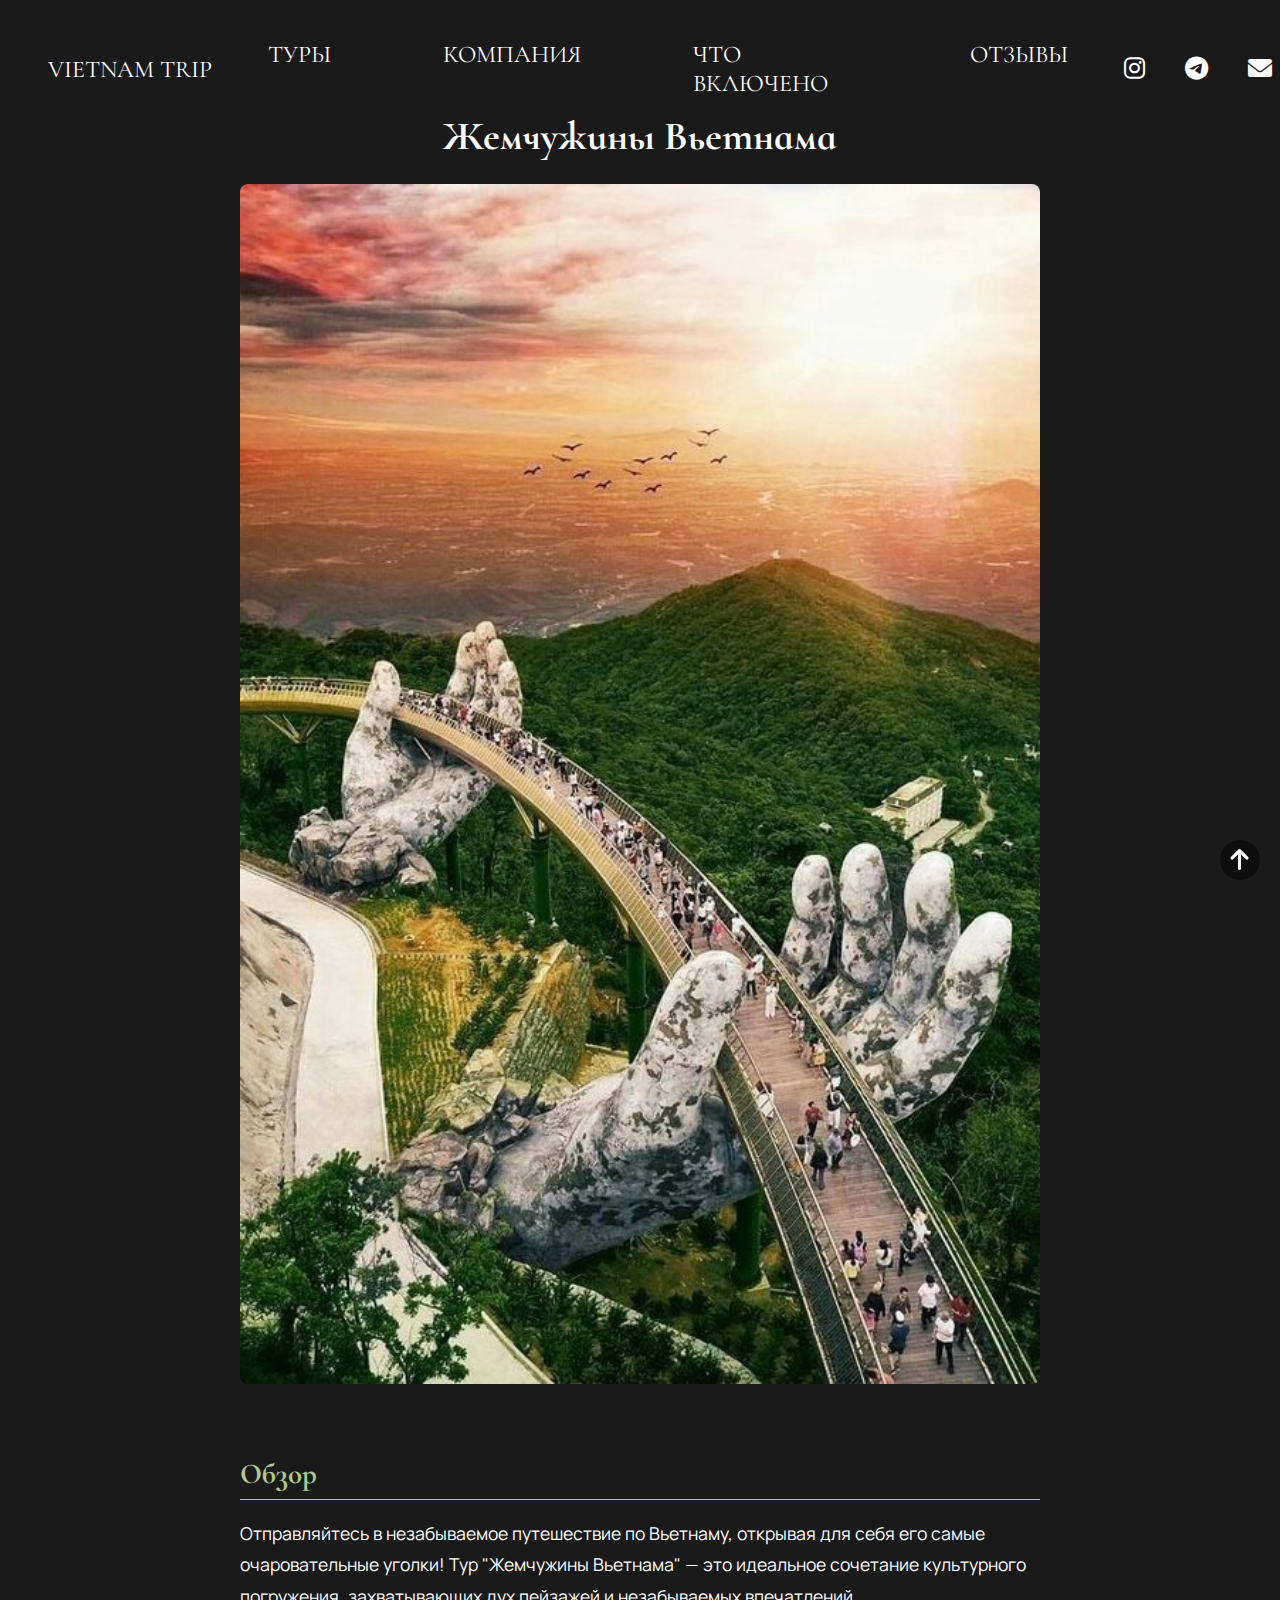
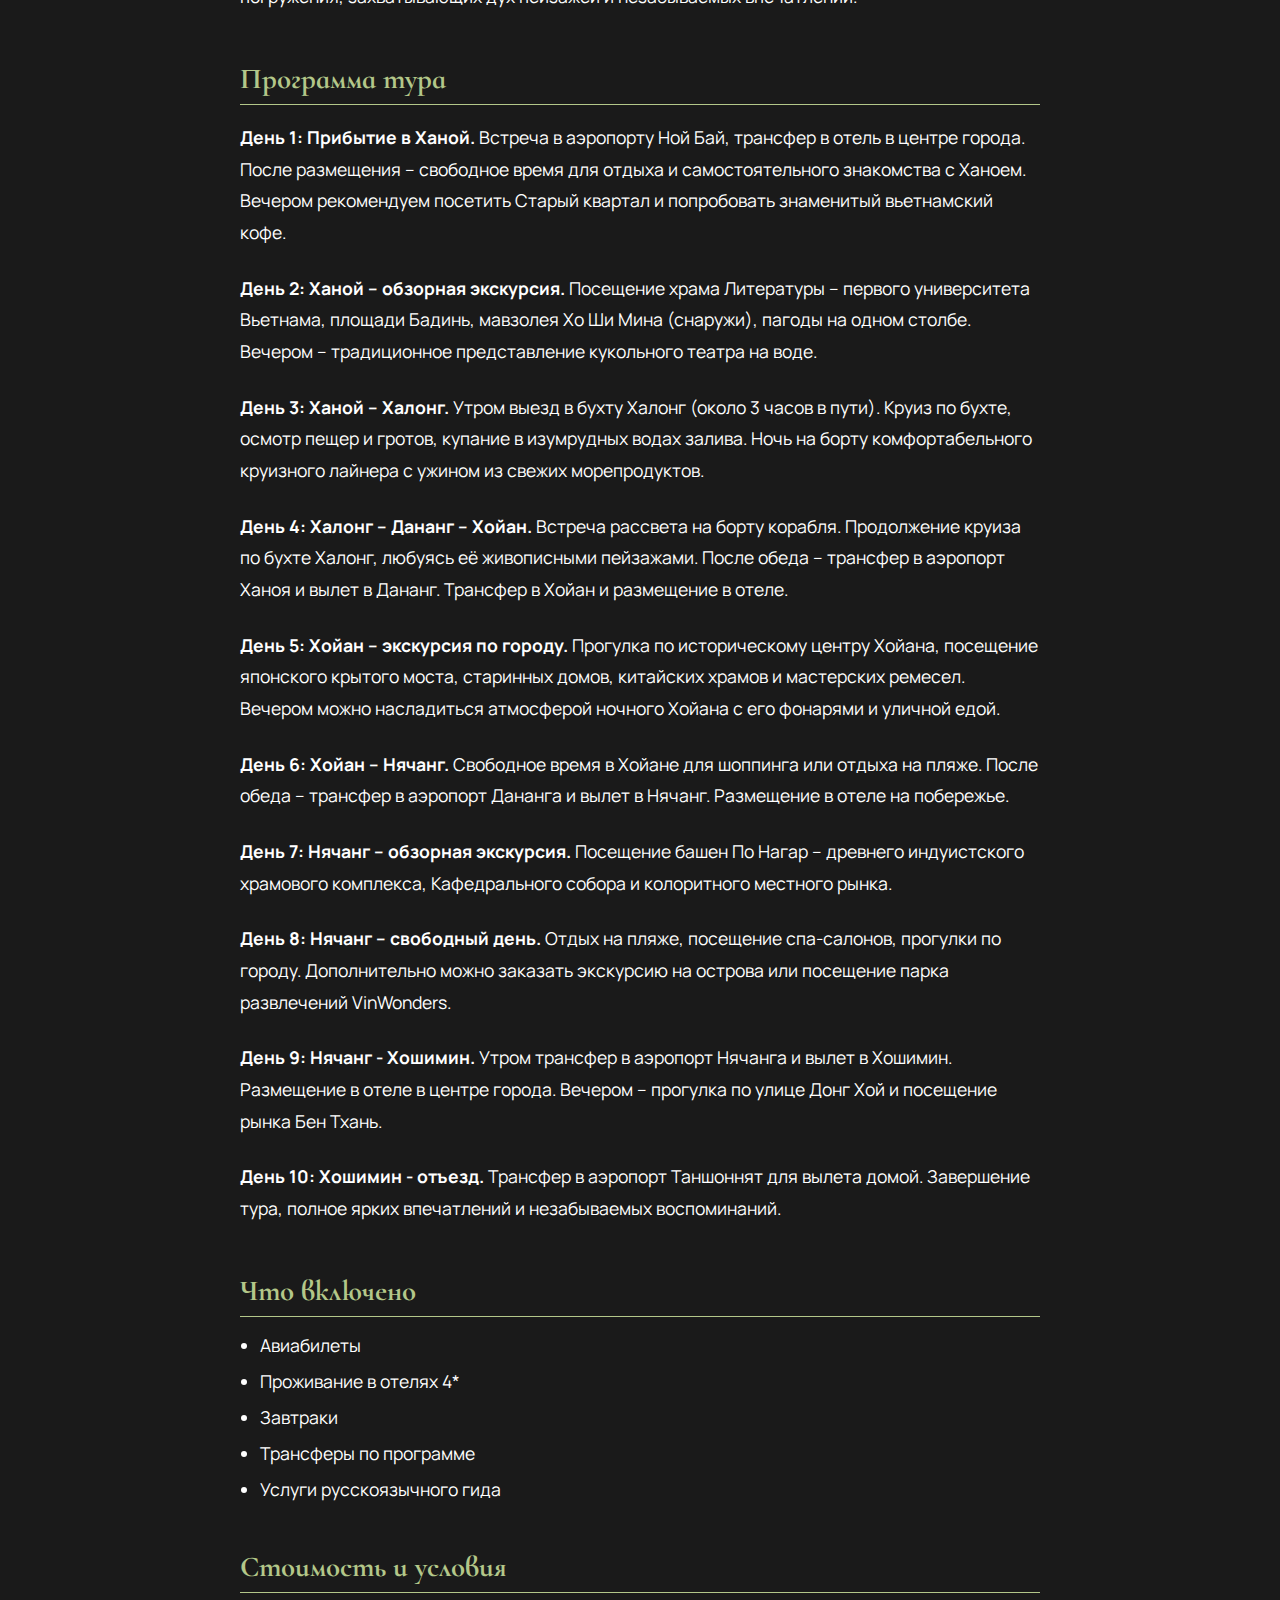
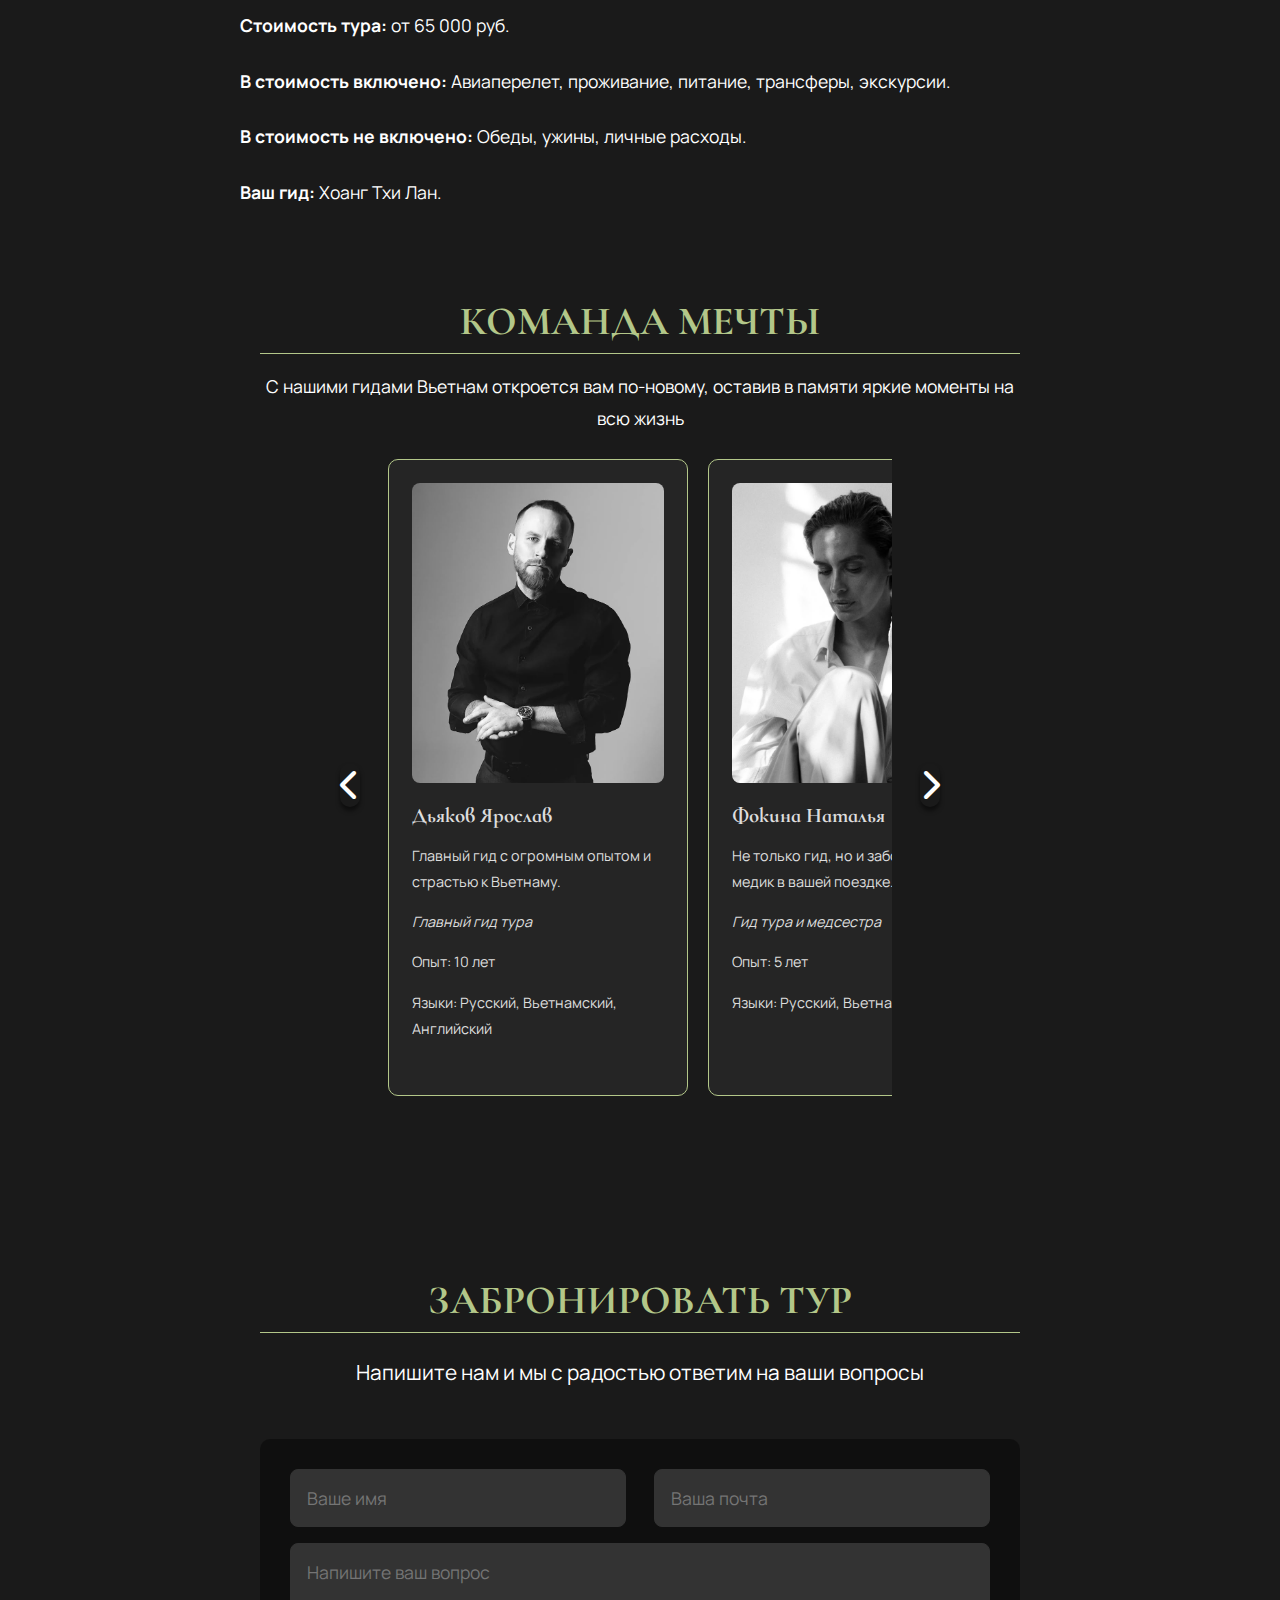
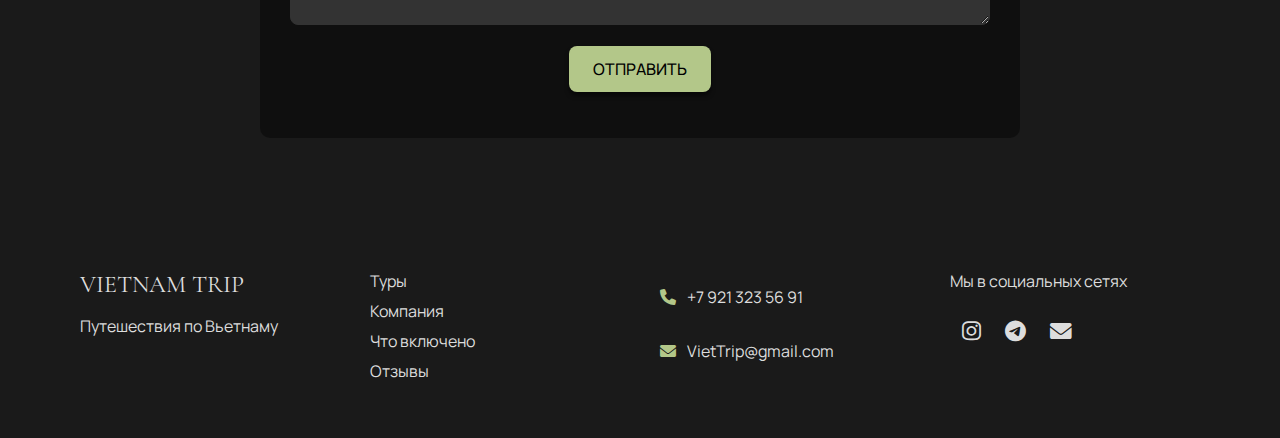
<file: tour1.html>
﻿<!DOCTYPE html>
<html lang="ru">

<head>
	<meta charset="UTF-8">
	<meta name="viewport" content="width=device-width, initial-scale=1.0">
	<title>Жемчужины Вьетнама - Vietnam Trip</title>
	<link rel="stylesheet" href="tour.css">
	<link rel="preconnect" href="https://fonts.googleapis.com">
	<link rel="preconnect" href="https://fonts.gstatic.com" crossorigin>
	<link href="https://fonts.googleapis.com/css2?family=Roboto:wght@300;400;700&display=swap" rel="stylesheet">
	<link href="https://fonts.googleapis.com/css2?family=Cormorant+Infant:wght@400&display=swap" rel="stylesheet">
	<link href="https://fonts.googleapis.com/css2?family=Manrope:wght@500&display=swap" rel="stylesheet">
	<link rel="stylesheet" href="https://cdnjs.cloudflare.com/ajax/libs/font-awesome/6.0.0/css/all.min.css"
		integrity="sha512-9usAa10IRO0HhonpyAIVpjrylPvoDwiPUiKdWk5t3PyolY1cOd4DSE0Ga+ri4AuTroPR5aQvXU9xC6qOPnzFeg=="
		crossorigin="anonymous" referrerpolicy="no-referrer" />
</head>

<body>
	<header>
		<div class="logo">VIETNAM TRIP</div>
		<nav>
			<div class="nav-links">
				<a href="index.html#tours">Туры</a>
				<a href="index.html#reasons">Компания</a>
				<a href="index.html#included">Что включено</a>
				<a href="index.html#comments">Отзывы</a>
			</div>
			<div class="social-icons">
				<a href="#"><i class="fab fa-instagram"></i></a>
				<a href="#"><i class="fab fa-telegram-plane"></i></a>
				<a href="#"><i class="fas fa-envelope"></i></a>
			</div>
			<div class="hamburger">
				<i class="fas fa-bars"></i>
			</div>
		</nav>
		
		<div class="mobile-menu">
			<div class="close-menu"><i class="fas fa-times"></i></div>
			<ul class="mobile-nav-links">
				<li><a href="index.html#tours">Туры</a></li>
				<li><a href="index.html#reasons">Компания</a></li>
				<li><a href="index.html#included">Что включено</a></li>
				<li><a href="index.html#comments">Отзывы</a></li>
			</ul>
		</div>
	</header>
	<main class="tour-details">
		<div class="container">
			<h1>Жемчужины Вьетнама</h1>
			<div class="tour-content">
				<div class="tour-images">
					<img src="ФотоТур1.jpg" alt="Фото Жемчужины Вьетнама">
                </div>

					<div class="tour-info">
						<div class="tour-section">
							<h2>Обзор</h2>
							<p class="tour-description">
								Отправляйтесь в незабываемое путешествие по Вьетнаму, открывая для себя его самые
								очаровательные уголки! Тур "Жемчужины Вьетнама" — это идеальное сочетание культурного
								погружения, захватывающих дух пейзажей и незабываемых впечатлений.
							</p>
						</div>

						<div class="tour-section">
							<h2>Программа тура</h2>
							<p><strong>День 1: Прибытие в Ханой.</strong> Встреча в аэропорту Ной Бай, трансфер в отель
								в центре города.
								После размещения – свободное время для отдыха и самостоятельного знакомства с Ханоем.
								Вечером рекомендуем
								посетить Старый квартал и попробовать знаменитый вьетнамский кофе.</p>

							<p><strong>День 2: Ханой – обзорная экскурсия.</strong> Посещение храма Литературы – первого
								университета
								Вьетнама, площади Бадинь, мавзолея Хо Ши Мина (снаружи), пагоды на одном столбе. Вечером
								– традиционное
								представление кукольного театра на воде.</p>

							<p><strong>День 3: Ханой – Халонг.</strong> Утром выезд в бухту Халонг (около 3 часов в
								пути). Круиз по
								бухте, осмотр пещер и гротов, купание в изумрудных водах залива. Ночь на борту
								комфортабельного круизного
								лайнера с ужином из свежих морепродуктов.</p>

							<p><strong>День 4: Халонг – Дананг – Хойан.</strong> Встреча рассвета на борту корабля.
								Продолжение круиза по
								бухте Халонг, любуясь её живописными пейзажами. После обеда – трансфер в аэропорт Ханоя
								и вылет в Дананг.
								Трансфер в Хойан и размещение в отеле.</p>

							<p><strong>День 5: Хойан – экскурсия по городу.</strong> Прогулка по историческому центру
								Хойана, посещение
								японского крытого моста, старинных домов, китайских храмов и мастерских ремесел. Вечером
								можно насладиться
								атмосферой ночного Хойана с его фонарями и уличной едой.</p>

							<p><strong>День 6: Хойан – Нячанг.</strong> Свободное время в Хойане для шоппинга или отдыха
								на пляже. После
								обеда – трансфер в аэропорт Дананга и вылет в Нячанг. Размещение в отеле на побережье.
							</p>

							<p><strong>День 7: Нячанг – обзорная экскурсия.</strong> Посещение башен По Нагар – древнего
								индуистского
								храмового комплекса, Кафедрального собора и колоритного местного рынка.</p>

							<p><strong>День 8: Нячанг – свободный день.</strong> Отдых на пляже, посещение спа-салонов,
								прогулки по
								городу. Дополнительно можно заказать экскурсию на острова или посещение парка
								развлечений VinWonders.</p>

							<p><strong>День 9: Нячанг - Хошимин.</strong> Утром трансфер в аэропорт Нячанга и вылет в
								Хошимин. Размещение в
								отеле в центре города. Вечером – прогулка по улице Донг Хой и посещение рынка Бен Тхань.
							</p>

							<p><strong>День 10: Хошимин - отъезд.</strong> Трансфер в аэропорт Таншоннят для вылета
								домой. Завершение тура,
								полное ярких впечатлений и незабываемых воспоминаний.</p>
						</div>
						<div class="tour-section">
							<h2>Что включено</h2>
							<ul>
								<li>Авиабилеты</li>
								<li>Проживание в отелях 4*</li>
								<li>Завтраки</li>
								<li>Трансферы по программе</li>
								<li>Услуги русскоязычного гида</li>
							</ul>
						</div>

						<div class="tour-section">
							<h2>Стоимость и условия</h2>
							<p><strong>Стоимость тура:</strong> от 65 000 руб.</p>
							<p><strong>В стоимость включено:</strong> Авиаперелет, проживание, питание, трансферы,
								экскурсии.</p>
							<p><strong>В стоимость не включено:</strong> Обеды, ужины, личные расходы.</p>
							<p><strong>Ваш гид:</strong> Хоанг Тхи Лан.</p>
						</div>

<!--"Команда мечты" -->
						<section class="team">
							<div class="container">
								<h2>КОМАНДА МЕЧТЫ</h2>
								<p>С нашими гидами Вьетнам откроется вам по-новому, оставив в
									памяти яркие моменты на всю жизнь</p>

								<div class="team-carousel-wrapper">
									<button class="team-carousel-button prev"><i class="fas fa-chevron-left"></i></button>
									<div class="team-carousel">
										<div class="team-member">
											<img src="Ярослав.jpg" alt="Дьяков Ярослав">
											<div class="team-member-info">
												<h3>Дьяков Ярослав</h3>
												<p class="team-member-description">Главный гид с огромным опытом и
													страстью к Вьетнаму.</p>
												<p class="team-member-position">Главный гид тура</p>
												<p class="team-member-experience">Опыт: 10 лет</p>
												<p class="team-member-languages">Языки: Русский, Вьетнамский, Английский
												</p>
											</div>
										</div>
										<div class="team-member">
											<img src="Наталья.jpg" alt="Фокина Наталья">
											<div class="team-member-info">
												<h3>Фокина Наталья</h3>
												<p class="team-member-description">Не только гид, но и заботливый медик
													в вашей
													поездке.</p>
												<p class="team-member-position">Гид тура и медсестра</p>
												<p class="team-member-experience">Опыт: 5 лет</p>
												<p class="team-member-languages">Языки: Русский, Вьетнамский</p>
											</div>
										</div>

										<div class="team-member">
											<img src="Никита.jpg" alt="Демидов Никита">
											<div class="team-member-info">
												<h3>Демидов Никита</h3>
												<p class="team-member-description">Молодой и энергичный гид, знающий все
													секреты
													Вьетнама.</p>
												<p class="team-member-position">Гид тура</p>
												<p class="team-member-experience">Опыт: 3 года</p>
												<p class="team-member-languages">Языки: Русский, Английский</p>
											</div>
										</div>

										<div class="team-member">
											<img src="Ли.jpg" alt="Ли Лан">
											<div class="team-member-info">
												<h3>Ли Лан</h3>
												<p class="team-member-description">Местный гид, который покажет вам
													Вьетнам с
													аутентичной стороны.</p>
												<p class="team-member-position">Гид тура</p>
												<p class="team-member-experience">Опыт: 7 лет</p>
												<p class="team-member-languages">Языки: Вьетнамский, Корейский</p>
											</div>
										</div>

										<div class="team-member">
											<img src="Хунг.jpg" alt="Тран Ван Хунг">
											<div class="team-member-info">
												<h3>Тран Ван Хунг</h3>
												<p class="team-member-description">Эксперт по северному Вьетнаму,
													откроет вам его
													неизведанные уголки.</p>
												<p class="team-member-position">Гид по Северному Вьетнаму</p>
												<p class="team-member-experience">Опыт: 8 лет</p>
												<p class="team-member-languages">Языки: Вьетнамский, Английский,
													Китайский</p>
											</div>
										</div>

										<div class="team-member">
											<img src="Лан.jpg" alt="Хоанг Тхи Лан">
											<div class="team-member-info">
												<h3>Хоанг Тхи Лан</h3>
												<p class="team-member-description">Специалист по южному Вьетнаму,
													покажет вам его
													самые яркие краски.</p>
												<p class="team-member-position">Гид по Южному Вьетнаму</p>
												<p class="team-member-experience">Опыт: 6 лет</p>
												<p class="team-member-languages">Языки: Вьетнамский, Французский</p>
											</div>
										</div>

										<div class="team-member">
											<img src="Хай.jpg" alt="Фам Куанг Хай">
											<div class="team-member-info">
												<h3>Фам Куанг Хай</h3>
												<p class="team-member-description">Организатор активного отдыха, сделает
													вашу поездку
													незабываемой.</p>
												<p class="team-member-position">Специалист по активному отдыху</p>
												<p class="team-member-experience">Опыт: 4 года</p>
												<p class="team-member-languages">Языки: Вьетнамский, Русский</p>
											</div>
										</div>
									</div>
									<button class="team-carousel-button next"><i class="fas fa-chevron-right"></i></button>
								</div>
							</div>
						</section>
<!-- "СВЯЗАТЬСЯ С НАМИ" -->
						<section class="contact-page">
							<div class="container">
								<h2>ЗАБРОНИРОВАТЬ ТУР</h2>
								<p>Напишите нам и мы с радостью ответим на ваши вопросы</p>
								<div class="form-wrapper">
									<form id="contactForm">
										<div class="name-email-row">
											<input type="text" id="name" placeholder="Ваше имя" required>
											<input type="email" id="email" placeholder="Ваша почта" required>
                        </div>
											<textarea id="message" placeholder="Напишите ваш вопрос" required></textarea>
											<button type="submit" class="main-button">Отправить</button>
									</form>
								</div>
							</div>
						</section>
	</main>
<!-- ПОДВАЛ САЙТА -->
	<footer>
		<div class="footer-container">
			<div class="footer-column">
				<a href="index.html" class="footer-logo">VIETNAM TRIP</a>
				<p>Путешествия по Вьетнаму</p>
			</div>
			<div class="footer-column">
				<ul>
					<li><a href="#tours">Туры</a></li>
					<li><a href="#reasons">Компания</a></li>
					<li><a href="#included">Что включено</a></li>
					<li><a href="#comments">Отзывы</a></li>
				</ul>
			</div>
			<div class="footer-column contact-info">
				<p><i class="fas fa-phone"></i> +7 921 323 56 91</p>
				<p><i class="fas fa-envelope"></i> VietTrip@gmail.com</p>
			</div>
			<div class="footer-column social-links">
				<p>Мы в социальных сетях</p>
				<div class="social-icons">
					<a href="#"><i class="fab fa-instagram"></i></a>
					<a href="#"><i class="fab fa-telegram-plane"></i></a>
					<a href="#"><i class="fas fa-envelope"></i></a>
				</div>
			</div>
		</div>
	</footer>
	<div class="back-to-top-button">
		<i class="fas fa-arrow-up"></i>
	</div>

	<script src="script.js"></script>
</body>

</html>
</file>
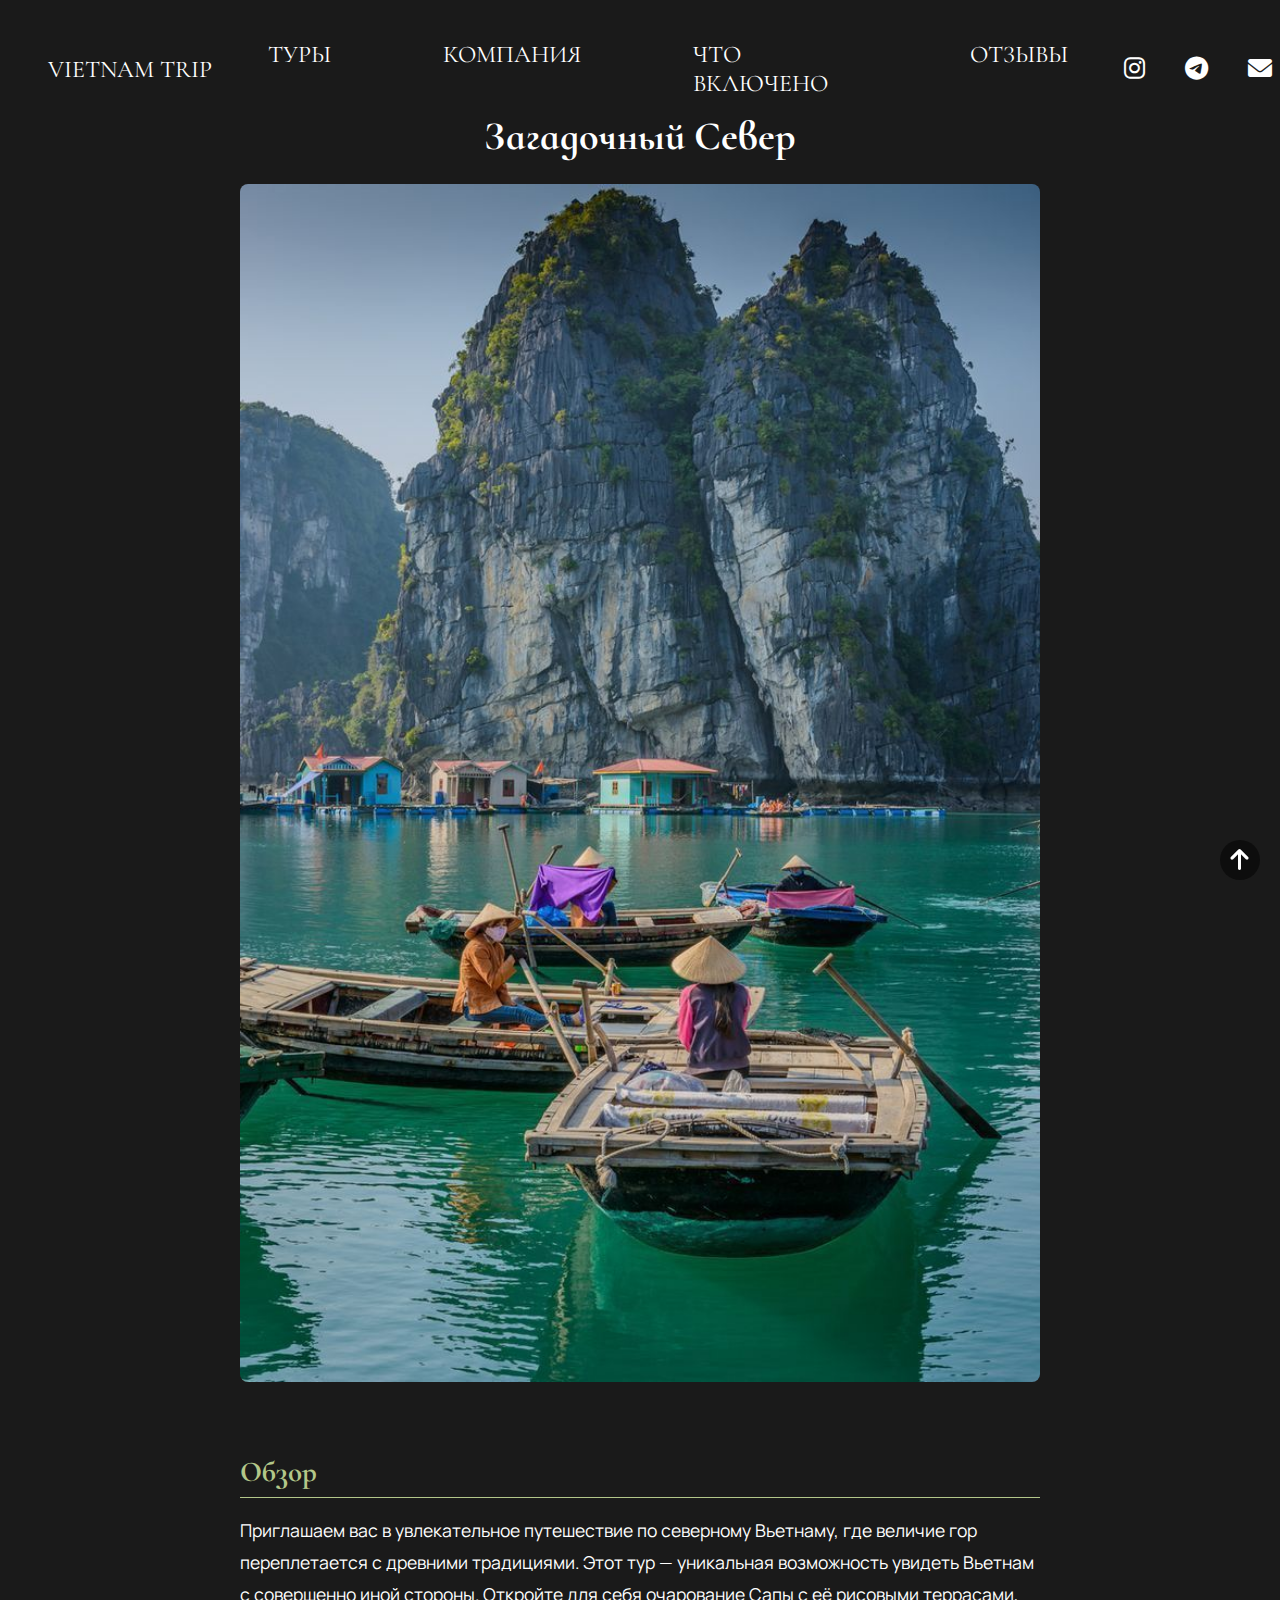
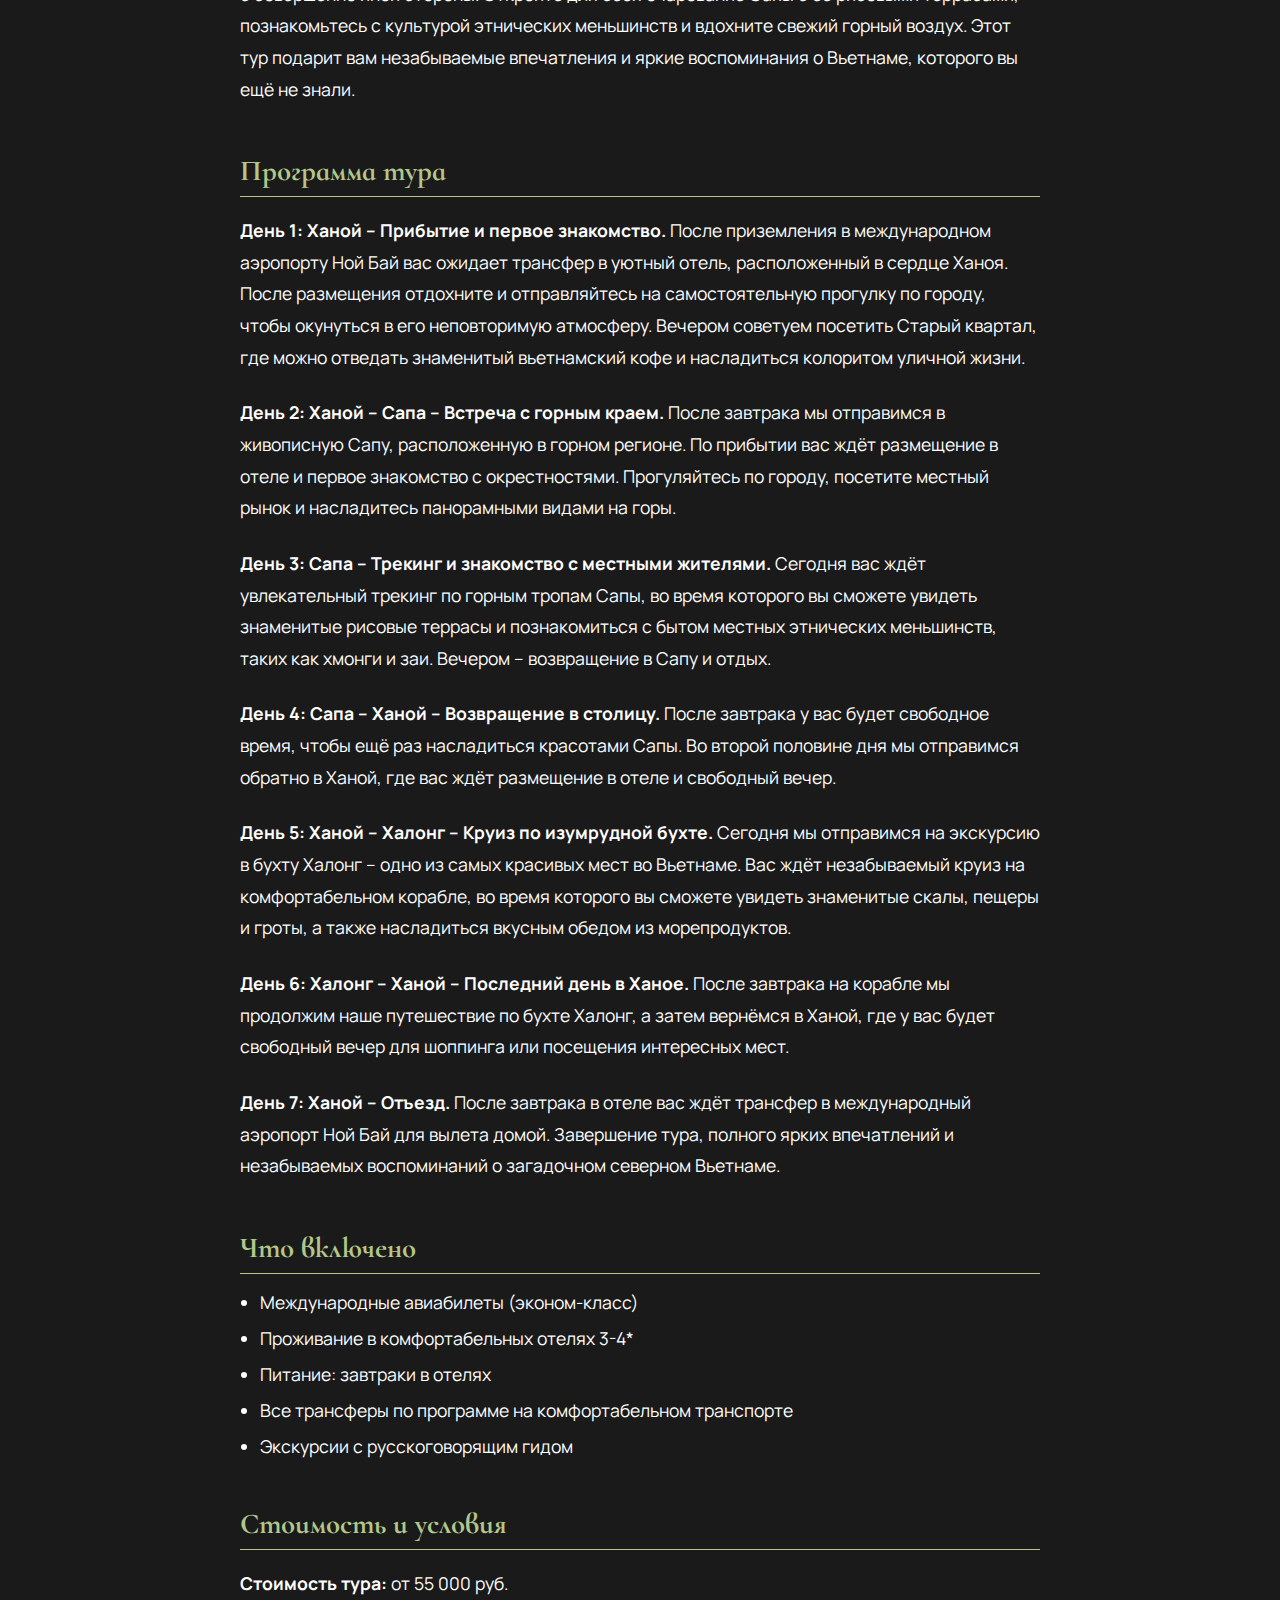
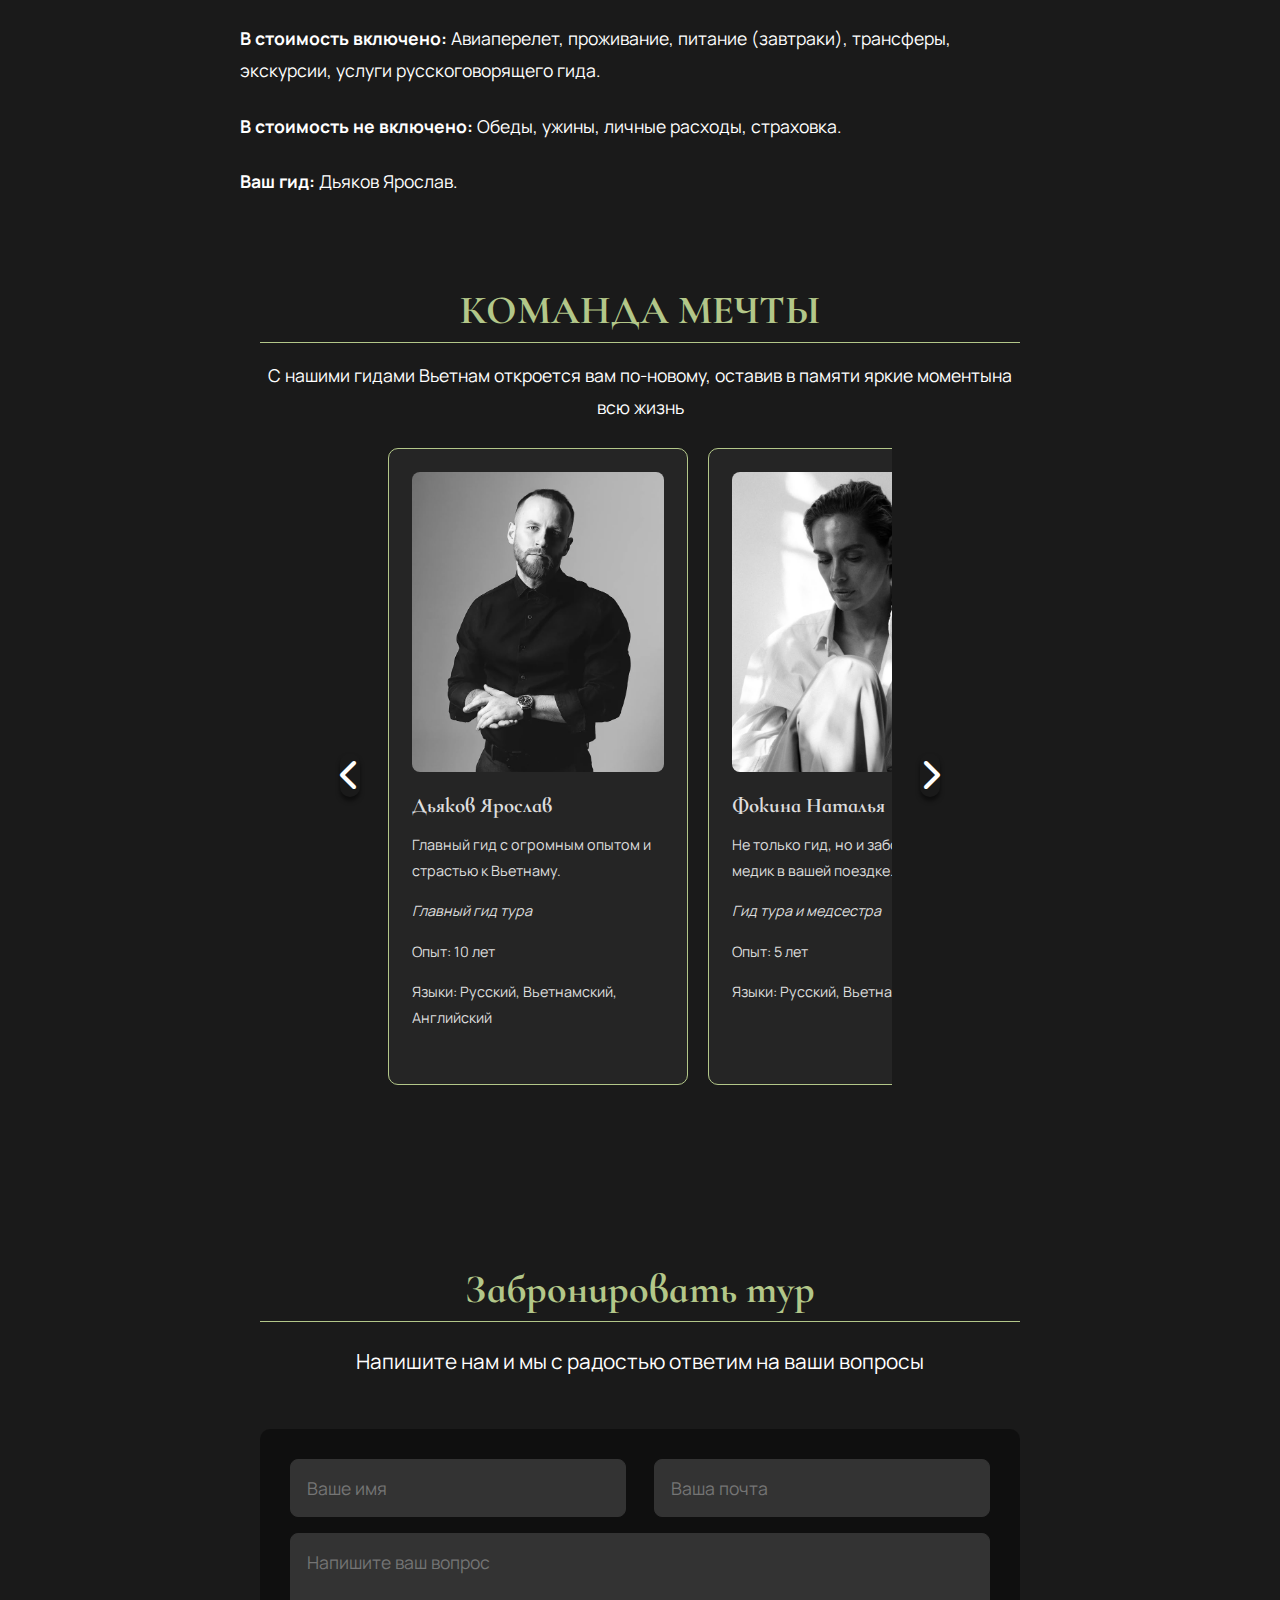
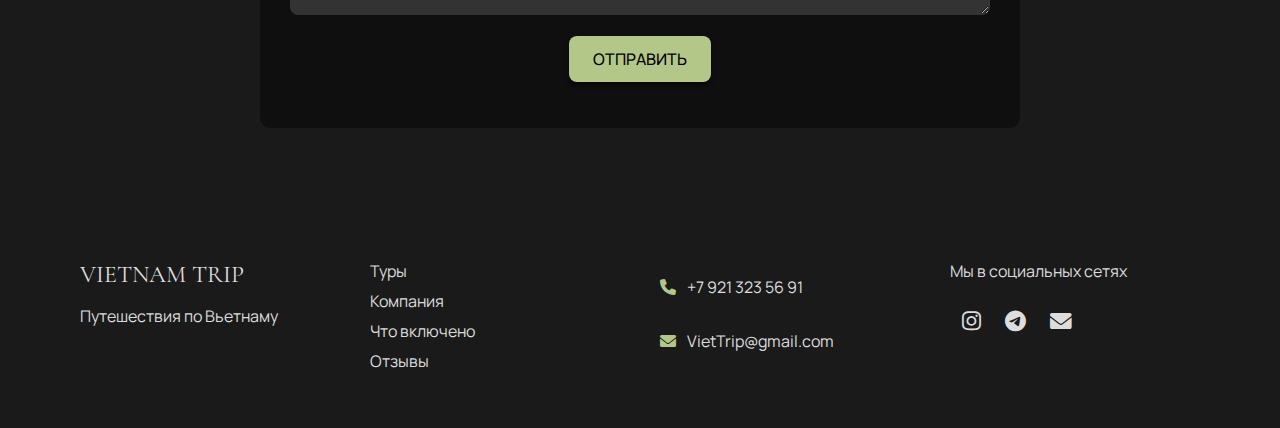
<file: tour2.html>
﻿<!DOCTYPE html>
<html lang="ru">

<head>
	<meta charset="UTF-8">
	<meta name="viewport" content="width=device-width, initial-scale=1.0">
	<title>Загадочный Север - Vietnam Trip</title>
	<link rel="stylesheet" href="tour.css">
	<link rel="preconnect" href="https://fonts.googleapis.com">
	<link rel="preconnect" href="https://fonts.gstatic.com" crossorigin>
	<link href="https://fonts.googleapis.com/css2?family=Roboto:wght@300;400;700&display=swap" rel="stylesheet">
	<link href="https://fonts.googleapis.com/css2?family=Cormorant+Infant:wght@400&display=swap" rel="stylesheet">
	<link href="https://fonts.googleapis.com/css2?family=Manrope:wght@500&display=swap" rel="stylesheet">
	<link rel="stylesheet" href="https://cdnjs.cloudflare.com/ajax/libs/font-awesome/6.0.0/css/all.min.css"
		integrity="sha512-9usAa10IRO0HhonpyAIVpjrylPvoDwiPUiKdWk5t3PyolY1cOd4DSE0Ga+ri4AuTroPR5aQvXU9xC6qOPnzFeg=="
		crossorigin="anonymous" referrerpolicy="no-referrer" />
</head>

<body>
	<header>
		<div class="logo">VIETNAM TRIP</div>
		<nav>
			<div class="nav-links">
				<a href="index.html#tours">Туры</a>
				<a href="index.html#reasons">Компания</a>
				<a href="index.html#included">Что включено</a>
				<a href="index.html#comments">Отзывы</a>
			</div>
			<div class="social-icons">
				<a href="#"><i class="fab fa-instagram"></i></a>
				<a href="#"><i class="fab fa-telegram-plane"></i></a>
				<a href="#"><i class="fas fa-envelope"></i></a>
			</div>
			<div class="hamburger">
				<i class="fas fa-bars"></i>
			</div>
		</nav>
		
		<div class="mobile-menu">
			<div class="close-menu"><i class="fas fa-times"></i></div>
			<ul class="mobile-nav-links">
				<li><a href="index.html#tours">Туры</a></li>
				<li><a href="index.html#reasons">Компания</a></li>
				<li><a href="index.html#included">Что включено</a></li>
				<li><a href="index.html#comments">Отзывы</a></li>
			</ul>
		</div>
	</header>

	<main class="tour-details">
		<div class="container">
			<h1>Загадочный Север</h1>
			<div class="tour-content">
				<div class="tour-images">
					<img src="ФотоТур2.jpg" alt="Фото Загадочный Север">
            </div>

					<div class="tour-info">
						<div class="tour-section">
							<h2>Обзор</h2>
							<p class="tour-description">
								Приглашаем вас в увлекательное путешествие по северному Вьетнаму, где величие гор
								переплетается с древними традициями. Этот тур — уникальная возможность увидеть Вьетнам с
								совершенно иной стороны. Откройте для себя очарование Сапы с её рисовыми террасами,
								познакомьтесь с культурой этнических меньшинств и вдохните свежий горный воздух. Этот
								тур подарит вам незабываемые впечатления и яркие воспоминания о Вьетнаме, которого вы
								ещё не знали.
							</p>
						</div>

						<div class="tour-section">
							<h2>Программа тура</h2>
							<p><strong>День 1: Ханой – Прибытие и первое знакомство.</strong> После приземления в
								международном аэропорту Ной Бай вас ожидает трансфер в уютный отель, расположенный в
								сердце Ханоя. После размещения отдохните и отправляйтесь на самостоятельную прогулку по
								городу, чтобы окунуться в его неповторимую атмосферу. Вечером советуем посетить Старый
								квартал, где можно отведать знаменитый вьетнамский кофе и насладиться колоритом уличной
								жизни.</p>

							<p><strong>День 2: Ханой – Сапа – Встреча с горным краем.</strong> После завтрака мы
								отправимся в живописную Сапу, расположенную в горном регионе. По прибытии вас ждёт
								размещение в отеле и первое знакомство с окрестностями. Прогуляйтесь по городу, посетите
								местный рынок и насладитесь панорамными видами на горы.</p>

							<p><strong>День 3: Сапа – Трекинг и знакомство с местными жителями.</strong> Сегодня вас
								ждёт увлекательный трекинг по горным тропам Сапы, во время которого вы сможете увидеть
								знаменитые рисовые террасы и познакомиться с бытом местных этнических меньшинств, таких
								как хмонги и заи. Вечером – возвращение в Сапу и отдых.</p>

							<p><strong>День 4: Сапа – Ханой – Возвращение в столицу.</strong> После завтрака у вас будет
								свободное время, чтобы ещё раз насладиться красотами Сапы. Во второй половине дня мы
								отправимся обратно в Ханой, где вас ждёт размещение в отеле и свободный вечер.</p>

							<p><strong>День 5: Ханой – Халонг – Круиз по изумрудной бухте.</strong> Сегодня мы
								отправимся на экскурсию в бухту Халонг – одно из самых красивых мест во Вьетнаме. Вас
								ждёт незабываемый круиз на комфортабельном корабле, во время которого вы сможете увидеть
								знаменитые скалы, пещеры и гроты, а также насладиться вкусным обедом из морепродуктов.
							</p>

							<p><strong>День 6: Халонг – Ханой – Последний день в Ханое.</strong> После завтрака на
								корабле мы продолжим наше путешествие по бухте Халонг, а затем вернёмся в Ханой, где у
								вас будет свободный вечер для шоппинга или посещения интересных мест.</p>

							<p><strong>День 7: Ханой – Отъезд.</strong> После завтрака в отеле вас ждёт трансфер в
								международный аэропорт Ной Бай для вылета домой. Завершение тура, полного ярких
								впечатлений и незабываемых воспоминаний о загадочном северном Вьетнаме.</p>
						</div>

						<div class="tour-section">
							<h2>Что включено</h2>
							<ul>
								<li>Международные авиабилеты (эконом-класс)</li>
								<li>Проживание в комфортабельных отелях 3-4*</li>
								<li>Питание: завтраки в отелях</li>
								<li>Все трансферы по программе на комфортабельном транспорте</li>
								<li>Экскурсии с русскоговорящим гидом</li>
							</ul>
						</div>

						<div class="tour-section">
							<h2>Стоимость и условия</h2>
							<p><strong>Стоимость тура:</strong> от 55 000 руб.</p>
							<p><strong>В стоимость включено:</strong> Авиаперелет, проживание, питание (завтраки),
								трансферы, экскурсии, услуги русскоговорящего гида.</p>
							<p><strong>В стоимость не включено:</strong> Обеды, ужины, личные расходы, страховка.</p>
							<p><strong>Ваш гид:</strong> Дьяков Ярослав.</p>
						</div>

<!--"Команда мечты" -->
						<section class="team">
							<div class="container">
								<h2>КОМАНДА МЕЧТЫ</h2>
								<p>С нашими гидами Вьетнам откроется вам по-новому, оставив в
									памяти яркие моментына всю жизнь</p>

								<div class="team-carousel-wrapper">
									<button class="team-carousel-button prev"><i class="fas fa-chevron-left"></i></button>
									<div class="team-carousel">
										<div class="team-member">
											<img src="Ярослав.jpg" alt="Дьяков Ярослав">
											<div class="team-member-info">
												<h3>Дьяков Ярослав</h3>
												<p class="team-member-description">Главный гид с огромным опытом и
													страстью к Вьетнаму.</p>
												<p class="team-member-position">Главный гид тура</p>
												<p class="team-member-experience">Опыт: 10 лет</p>
												<p class="team-member-languages">Языки: Русский, Вьетнамский, Английский
												</p>
											</div>
										</div>
										<div class="team-member">
											<img src="Наталья.jpg" alt="Фокина Наталья">
											<div class="team-member-info">
												<h3>Фокина Наталья</h3>
												<p class="team-member-description">Не только гид, но и заботливый медик
													в вашей
													поездке.</p>
												<p class="team-member-position">Гид тура и медсестра</p>
												<p class="team-member-experience">Опыт: 5 лет</p>
												<p class="team-member-languages">Языки: Русский, Вьетнамский</p>
											</div>
										</div>

										<div class="team-member">
											<img src="Никита.jpg" alt="Демидов Никита">
											<div class="team-member-info">
												<h3>Демидов Никита</h3>
												<p class="team-member-description">Молодой и энергичный гид, знающий все
													секреты
													Вьетнама.</p>
												<p class="team-member-position">Гид тура</p>
												<p class="team-member-experience">Опыт: 3 года</p>
												<p class="team-member-languages">Языки: Русский, Английский</p>
											</div>
										</div>

										<div class="team-member">
											<img src="Ли.jpg" alt="Ли Лан">
											<div class="team-member-info">
												<h3>Ли Лан</h3>
												<p class="team-member-description">Местный гид, который покажет вам
													Вьетнам с
													аутентичной стороны.</p>
												<p class="team-member-position">Гид тура</p>
												<p class="team-member-experience">Опыт: 7 лет</p>
												<p class="team-member-languages">Языки: Вьетнамский, Корейский</p>
											</div>
										</div>

										<div class="team-member">
											<img src="Хунг.jpg" alt="Тран Ван Хунг">
											<div class="team-member-info">
												<h3>Тран Ван Хунг</h3>
												<p class="team-member-description">Эксперт по северному Вьетнаму,
													откроет вам его
													неизведанные уголки.</p>
												<p class="team-member-position">Гид по Северному Вьетнаму</p>
												<p class="team-member-experience">Опыт: 8 лет</p>
												<p class="team-member-languages">Языки: Вьетнамский, Английский,
													Китайский</p>
											</div>
										</div>

										<div class="team-member">
											<img src="Лан.jpg" alt="Хоанг Тхи Лан">
											<div class="team-member-info">
												<h3>Хоанг Тхи Лан</h3>
												<p class="team-member-description">Специалист по южному Вьетнаму,
													покажет вам его
													самые яркие краски.</p>
												<p class="team-member-position">Гид по Южному Вьетнаму</p>
												<p class="team-member-experience">Опыт: 6 лет</p>
												<p class="team-member-languages">Языки: Вьетнамский, Французский</p>
											</div>
										</div>

										<div class="team-member">
											<img src="Хай.jpg" alt="Фам Куанг Хай">
											<div class="team-member-info">
												<h3>Фам Куанг Хай</h3>
												<p class="team-member-description">Организатор активного отдыха, сделает
													вашу поездку
													незабываемой.</p>
												<p class="team-member-position">Специалист по активному отдыху</p>
												<p class="team-member-experience">Опыт: 4 года</p>
												<p class="team-member-languages">Языки: Вьетнамский, Русский</p>
											</div>
										</div>
									</div>
									<button class="team-carousel-button next"><i class="fas fa-chevron-right"></i></button>
								</div>
							</div>
						</section>
<!-- СЕКЦИЯ "СВЯЗАТЬСЯ С НАМИ"-->
						<section class="contact-page">
							<div class="container">
								<h2>Забронировать тур</h2>
								<p>Напишите нам и мы с радостью ответим на ваши вопросы</p>
								<div class="form-wrapper">
									<form id="contactForm">
										<div class="name-email-row">
											<input type="text" id="name" placeholder="Ваше имя" required>
											<input type="email" id="email" placeholder="Ваша почта" required>
                                </div>
											<textarea id="message" placeholder="Напишите ваш вопрос" required></textarea>
											<button type="submit" class="main-button">Отправить</button>
									</form>
								</div>
							</div>
						</section>
					</div>

	</main>
<!--ПОДВАЛ САЙТА-->
	<footer>
		<div class="footer-container">
			<div class="footer-column">
				<a href="index.html" class="footer-logo">VIETNAM TRIP</a>
				<p>Путешествия по Вьетнаму</p>
			</div>
			<div class="footer-column">
				<ul>
					<li><a href="#tours">Туры</a></li>
					<li><a href="#reasons">Компания</a></li>
					<li><a href="#included">Что включено</a></li>
					<li><a href="#comments">Отзывы</a></li>
				</ul>
			</div>
			<div class="footer-column contact-info">
				<p><i class="fas fa-phone"></i> +7 921 323 56 91</p>
				<p><i class="fas fa-envelope"></i> VietTrip@gmail.com</p>
			</div>
			<div class="footer-column social-links">
				<p>Мы в социальных сетях</p>
				<div class="social-icons">
					<a href="#"><i class="fab fa-instagram"></i></a>
					<a href="#"><i class="fab fa-telegram-plane"></i></a>
					<a href="#"><i class="fas fa-envelope"></i></a>
				</div>
			</div>
		</div>
	</footer>
	<div class="back-to-top-button">
		<i class="fas fa-arrow-up"></i>
	</div>

	<script src="script.js"></script>
</body>

</html>
</file>
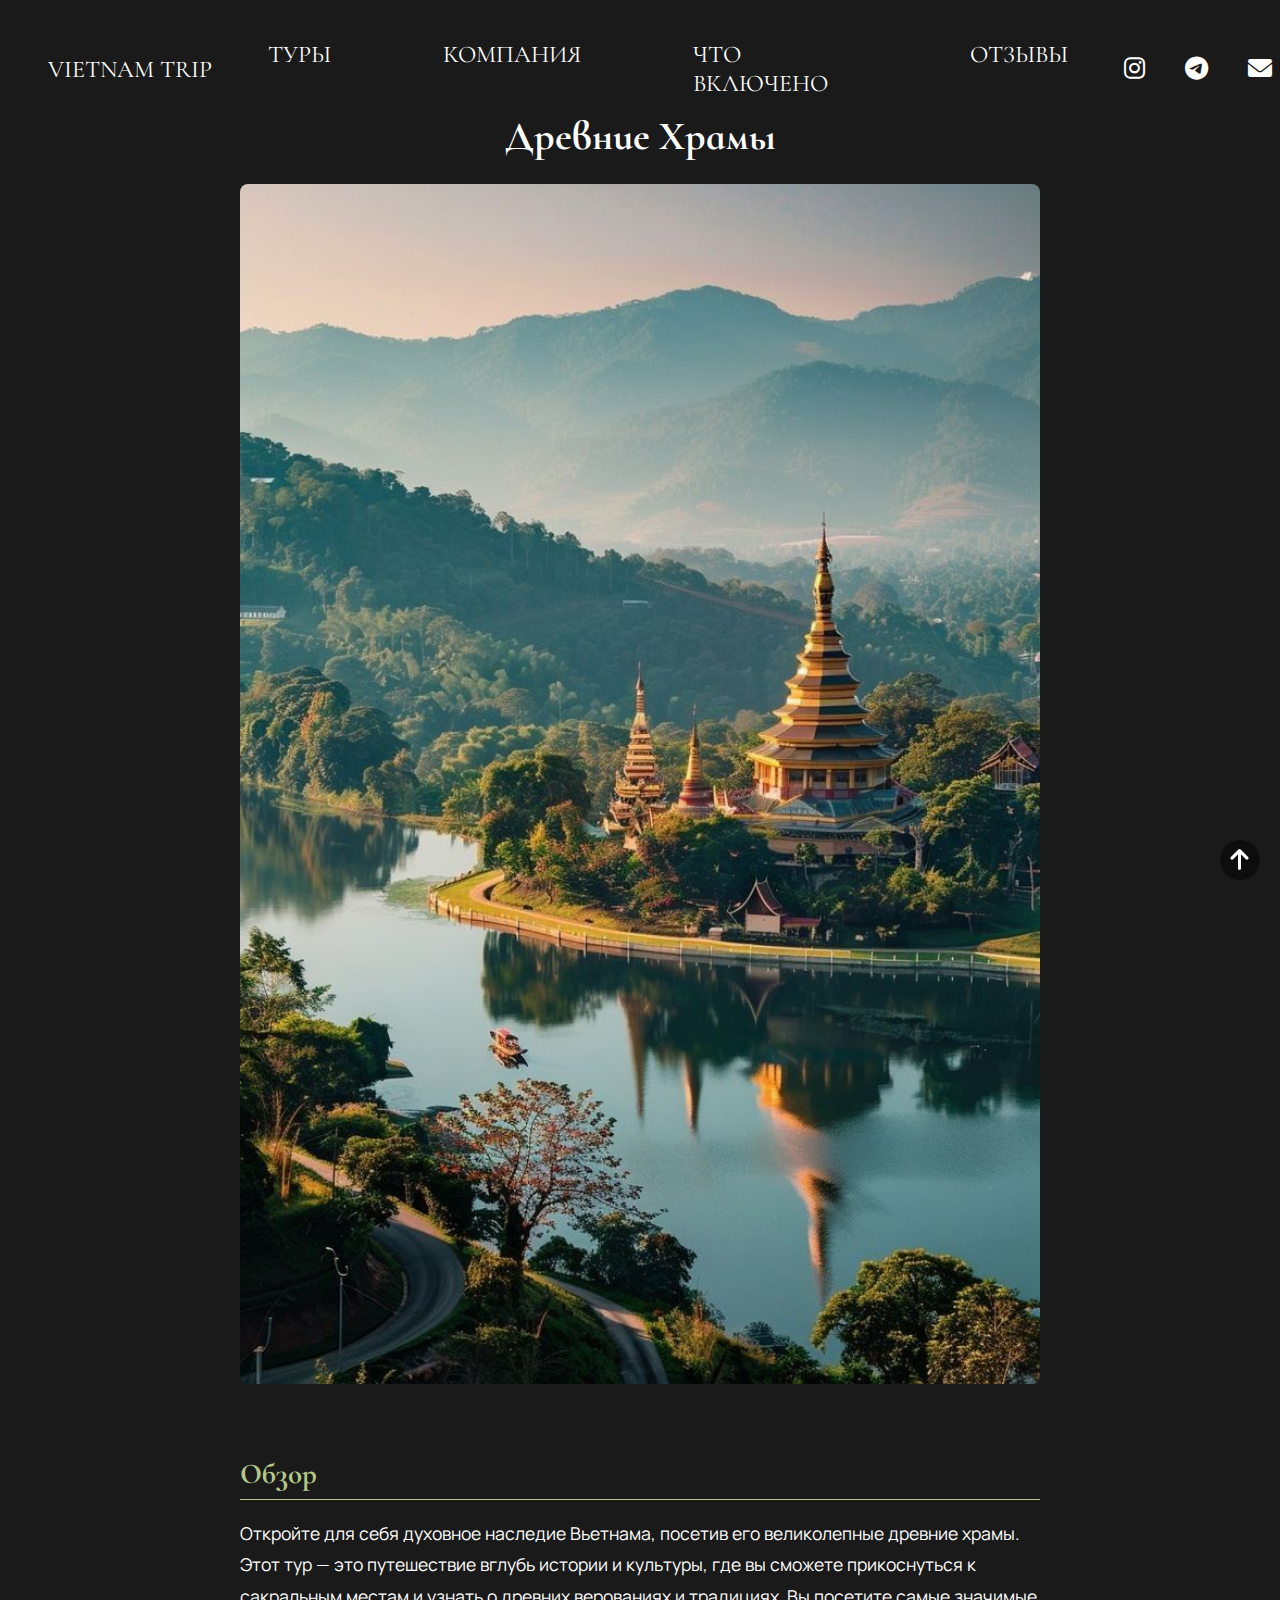
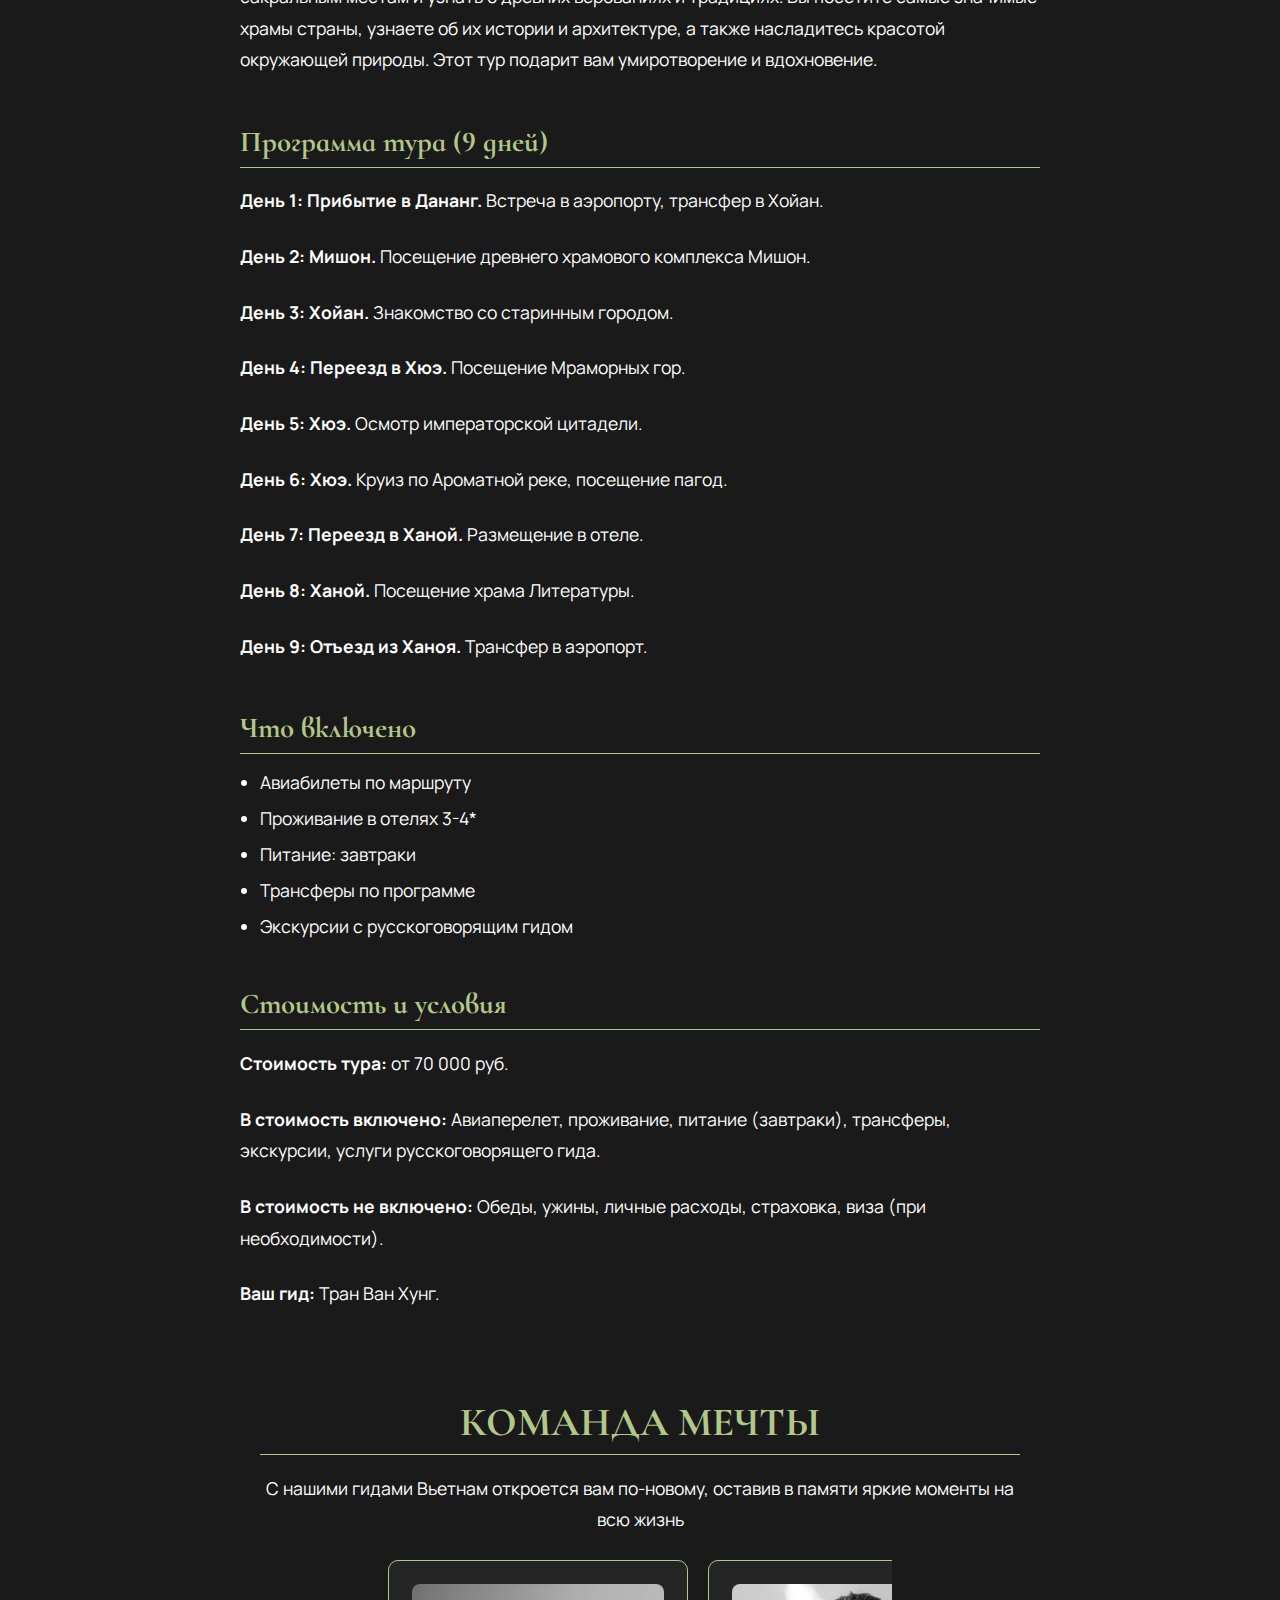
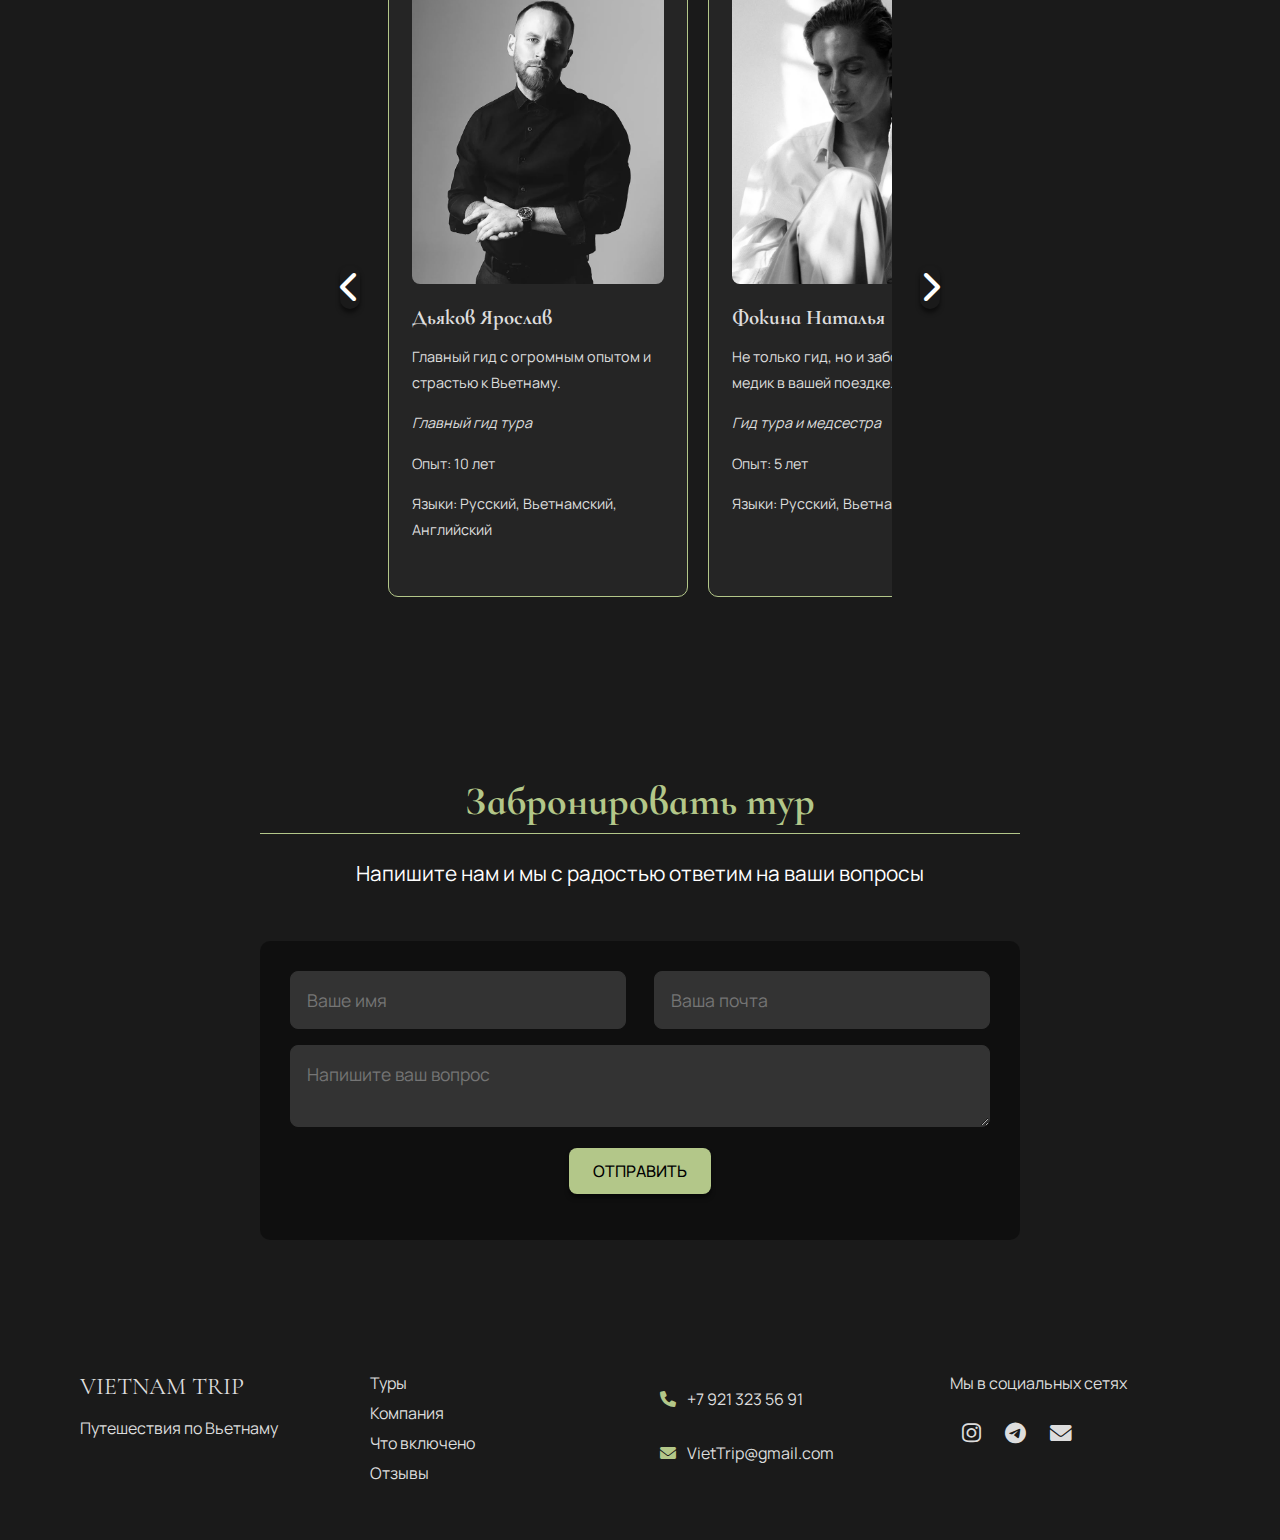
<file: tour4.html>
﻿<!DOCTYPE html>
<html lang="ru">

<head>
	<meta charset="UTF-8">
	<meta name="viewport" content="width=device-width, initial-scale=1.0">
	<title>Древние Храмы - Vietnam Trip</title>
	<link rel="stylesheet" href="tour.css">
	<link rel="preconnect" href="https://fonts.googleapis.com">
	<link rel="preconnect" href="https://fonts.gstatic.com" crossorigin>
	<link href="https://fonts.googleapis.com/css2?family=Roboto:wght@300;400;700&display=swap" rel="stylesheet">
	<link href="https://fonts.googleapis.com/css2?family=Cormorant+Infant:wght@400&display=swap" rel="stylesheet">
	<link href="https://fonts.googleapis.com/css2?family=Manrope:wght@500&display=swap" rel="stylesheet">
	<link rel="stylesheet" href="https://cdnjs.cloudflare.com/ajax/libs/font-awesome/6.0.0/css/all.min.css"
		integrity="sha512-9usAa10IRO0HhonpyAIVpjrylPvoDwiPUiKdWk5t3PyolY1cOd4DSE0Ga+ri4AuTroPR5aQvXU9xC6qOPnzFeg=="
		crossorigin="anonymous" referrerpolicy="no-referrer" />
</head>

<body>
	<header>
		<div class="logo">VIETNAM TRIP</div>
		<nav>
			<div class="nav-links">
				<a href="index.html#tours">Туры</a>
				<a href="index.html#reasons">Компания</a>
				<a href="index.html#included">Что включено</a>
				<a href="index.html#comments">Отзывы</a>
			</div>
			<div class="social-icons">
				<a href="#"><i class="fab fa-instagram"></i></a>
				<a href="#"><i class="fab fa-telegram-plane"></i></a>
				<a href="#"><i class="fas fa-envelope"></i></a>
			</div>

			<div class="hamburger">
				<i class="fas fa-bars"></i>
			</div>
		</nav>

		<div class="mobile-menu">
			<div class="close-menu"><i class="fas fa-times"></i></div>
			<ul class="mobile-nav-links">
				<li><a href="#tours">Туры</a></li>
				<li><a href="#reasons">Компания</a></li>
				<li><a href="#included">Что включено</a></li>
				<li><a href="#comments">Отзывы</a></li>
			</ul>
		</div>
	</header>

	<main class="tour-details">
		<div class="container">
			<h1>Древние Храмы</h1>
			<div class="tour-content">
				<div class="tour-images">
					<img src="ФотоТур5.jpg" alt="Фото Древние Храмы">
            </div>

					<div class="tour-info">
						<div class="tour-section">
							<h2>Обзор</h2>
							<p class="tour-description">
								Откройте для себя духовное наследие Вьетнама, посетив его великолепные древние храмы.
								Этот тур — это путешествие вглубь истории и культуры, где вы сможете прикоснуться к
								сакральным местам и узнать о древних верованиях и традициях. Вы посетите самые значимые
								храмы страны, узнаете об их истории и архитектуре, а также насладитесь красотой
								окружающей природы. Этот тур подарит вам умиротворение и вдохновение.
							</p>
						</div>

						<div class="tour-section">
							<h2>Программа тура (9 дней)</h2>
							<p><strong>День 1: Прибытие в Дананг.</strong> Встреча в аэропорту, трансфер в Хойан.</p>
							<p><strong>День 2: Мишон.</strong> Посещение древнего храмового комплекса Мишон.</p>
							<p><strong>День 3: Хойан.</strong> Знакомство со старинным городом.</p>
							<p><strong>День 4: Переезд в Хюэ.</strong> Посещение Мраморных гор.</p>
							<p><strong>День 5: Хюэ.</strong> Осмотр императорской цитадели.</p>
							<p><strong>День 6: Хюэ.</strong> Круиз по Ароматной реке, посещение пагод.</p>
							<p><strong>День 7: Переезд в Ханой.</strong> Размещение в отеле.</p>
							<p><strong>День 8: Ханой.</strong> Посещение храма Литературы.</p>
							<p><strong>День 9: Отъезд из Ханоя.</strong> Трансфер в аэропорт.</p>
						</div>

						<div class="tour-section">
							<h2>Что включено</h2>
							<ul>
								<li>Авиабилеты по маршруту</li>
								<li>Проживание в отелях 3-4*</li>
								<li>Питание: завтраки</li>
								<li>Трансферы по программе</li>
								<li>Экскурсии с русскоговорящим гидом</li>
							</ul>
						</div>

						<div class="tour-section">
							<h2>Стоимость и условия</h2>
							<p><strong>Стоимость тура:</strong> от 70 000 руб.</p>
							<p><strong>В стоимость включено:</strong> Авиаперелет, проживание, питание (завтраки),
								трансферы, экскурсии, услуги русскоговорящего гида.</p>
							<p><strong>В стоимость не включено:</strong> Обеды, ужины, личные расходы, страховка, виза
								(при необходимости).</p>
							<p><strong>Ваш гид:</strong> Тран Ван Хунг.</p>
						</div>
<!--"Команда мечты" -->
						<section class="team">
							<div class="container">
								<h2>КОМАНДА МЕЧТЫ</h2>
								<p>С нашими гидами Вьетнам откроется вам по-новому, оставив в
									памяти яркие моменты на всю жизнь</p>

								<div class="team-carousel-wrapper">
									<button class="team-carousel-button prev"><i class="fas fa-chevron-left"></i></button>
									<div class="team-carousel">
										<div class="team-member">
											<img src="Ярослав.jpg" alt="Дьяков Ярослав">
											<div class="team-member-info">
												<h3>Дьяков Ярослав</h3>
												<p class="team-member-description">Главный гид с огромным опытом и
													страстью к Вьетнаму.</p>
												<p class="team-member-position">Главный гид тура</p>
												<p class="team-member-experience">Опыт: 10 лет</p>
												<p class="team-member-languages">Языки: Русский, Вьетнамский, Английский
												</p>
											</div>
										</div>
										<div class="team-member">
											<img src="Наталья.jpg" alt="Фокина Наталья">
											<div class="team-member-info">
												<h3>Фокина Наталья</h3>
												<p class="team-member-description">Не только гид, но и заботливый медик
													в вашей
													поездке.</p>
												<p class="team-member-position">Гид тура и медсестра</p>
												<p class="team-member-experience">Опыт: 5 лет</p>
												<p class="team-member-languages">Языки: Русский, Вьетнамский</p>
											</div>
										</div>

										<div class="team-member">
											<img src="Никита.jpg" alt="Демидов Никита">
											<div class="team-member-info">
												<h3>Демидов Никита</h3>
												<p class="team-member-description">Молодой и энергичный гид, знающий все
													секреты
													Вьетнама.</p>
												<p class="team-member-position">Гид тура</p>
												<p class="team-member-experience">Опыт: 3 года</p>
												<p class="team-member-languages">Языки: Русский, Английский</p>
											</div>
										</div>

										<div class="team-member">
											<img src="Ли.jpg" alt="Ли Лан">
											<div class="team-member-info">
												<h3>Ли Лан</h3>
												<p class="team-member-description">Местный гид, который покажет вам
													Вьетнам с
													аутентичной стороны.</p>
												<p class="team-member-position">Гид тура</p>
												<p class="team-member-experience">Опыт: 7 лет</p>
												<p class="team-member-languages">Языки: Вьетнамский, Корейский</p>
											</div>
										</div>

										<div class="team-member">
											<img src="Хунг.jpg" alt="Тран Ван Хунг">
											<div class="team-member-info">
												<h3>Тран Ван Хунг</h3>
												<p class="team-member-description">Эксперт по северному Вьетнаму,
													откроет вам его
													неизведанные уголки.</p>
												<p class="team-member-position">Гид по Северному Вьетнаму</p>
												<p class="team-member-experience">Опыт: 8 лет</p>
												<p class="team-member-languages">Языки: Вьетнамский, Английский,
													Китайский</p>
											</div>
										</div>

										<div class="team-member">
											<img src="Лан.jpg" alt="Хоанг Тхи Лан">
											<div class="team-member-info">
												<h3>Хоанг Тхи Лан</h3>
												<p class="team-member-description">Специалист по южному Вьетнаму,
													покажет вам его
													самые яркие краски.</p>
												<p class="team-member-position">Гид по Южному Вьетнаму</p>
												<p class="team-member-experience">Опыт: 6 лет</p>
												<p class="team-member-languages">Языки: Вьетнамский, Французский</p>
											</div>
										</div>

										<div class="team-member">
											<img src="Хай.jpg" alt="Фам Куанг Хай">
											<div class="team-member-info">
												<h3>Фам Куанг Хай</h3>
												<p class="team-member-description">Организатор активного отдыха, сделает
													вашу поездку
													незабываемой.</p>
												<p class="team-member-position">Специалист по активному отдыху</p>
												<p class="team-member-experience">Опыт: 4 года</p>
												<p class="team-member-languages">Языки: Вьетнамский, Русский</p>
											</div>
										</div>
									</div>
									<button class="team-carousel-button next"><i class="fas fa-chevron-right"></i></button>
								</div>
							</div>
						</section>

<!-- "СВЯЗАТЬСЯ С НАМИ" -->
						<section class="contact-page">
							<div class="container">
								<h2>Забронировать тур</h2>
								<p>Напишите нам и мы с радостью ответим на ваши вопросы</p>
								<div class="form-wrapper">
									<form id="contactForm">
										<div class="name-email-row">
											<input type="text" id="name" placeholder="Ваше имя" required>
											<input type="email" id="email" placeholder="Ваша почта" required>
                                </div>
											<textarea id="message" placeholder="Напишите ваш вопрос" required></textarea>
											<button type="submit" class="main-button">Отправить</button>
									</form>
								</div>
							</div>
						</section>
					</div>

	</main>
<!-- ПОДВАЛ САЙТА -->
	<footer>
		<div class="footer-container">
			<div class="footer-column">
				<a href="index.html" class="footer-logo">VIETNAM TRIP</a>
				<p>Путешествия по Вьетнаму</p>
			</div>
			<div class="footer-column">
				<ul>
					<li><a href="#tours">Туры</a></li>
					<li><a href="#reasons">Компания</a></li>
					<li><a href="#included">Что включено</a></li>
					<li><a href="#comments">Отзывы</a></li>
				</ul>
			</div>
			<div class="footer-column contact-info">
				<p><i class="fas fa-phone"></i> +7 921 323 56 91</p>
				<p><i class="fas fa-envelope"></i> VietTrip@gmail.com</p>
			</div>
			<div class="footer-column social-links">
				<p>Мы в социальных сетях</p>
				<div class="social-icons">
					<a href="#"><i class="fab fa-instagram"></i></a>
					<a href="#"><i class="fab fa-telegram-plane"></i></a>
					<a href="#"><i class="fas fa-envelope"></i></a>
				</div>
			</div>
		</div>
	</footer>
	<div class="back-to-top-button">
		<i class="fas fa-arrow-up"></i>
	</div>

	<script src="script.js"></script>

</body>

</html>
</file>
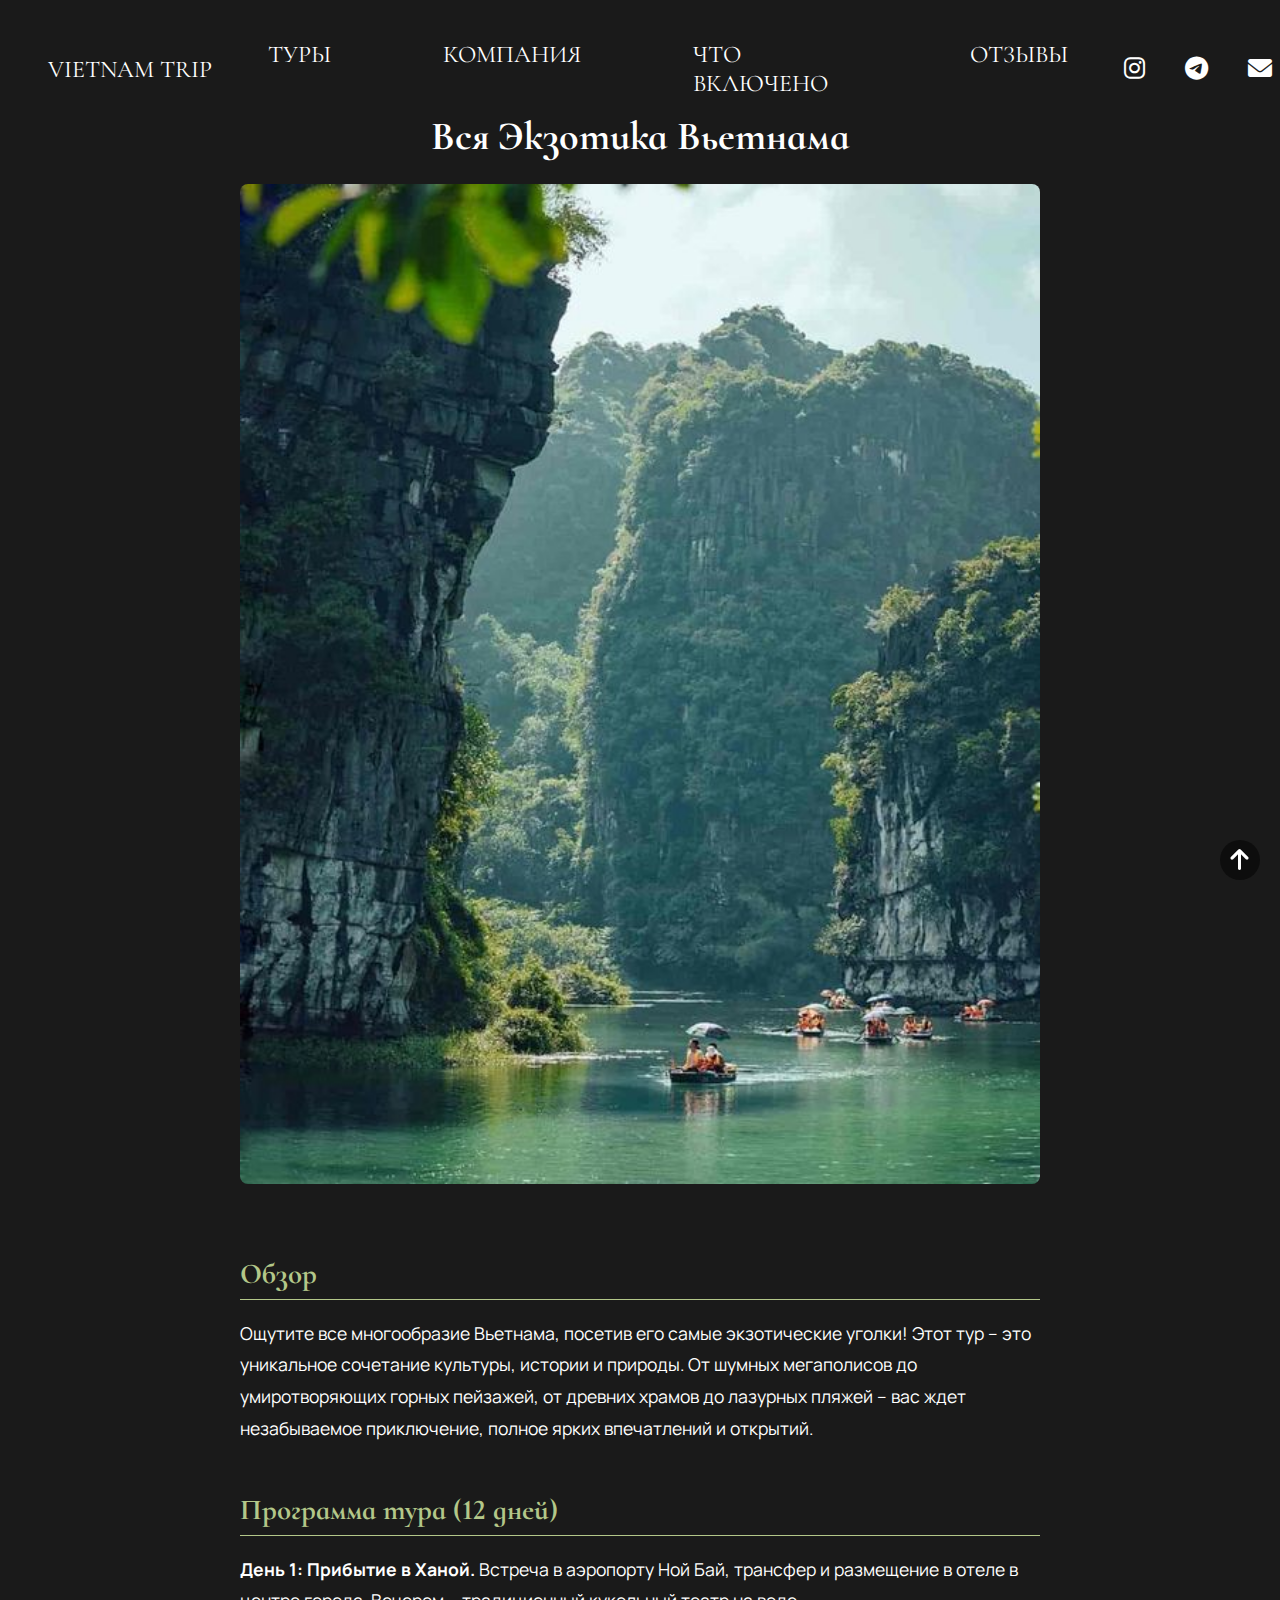
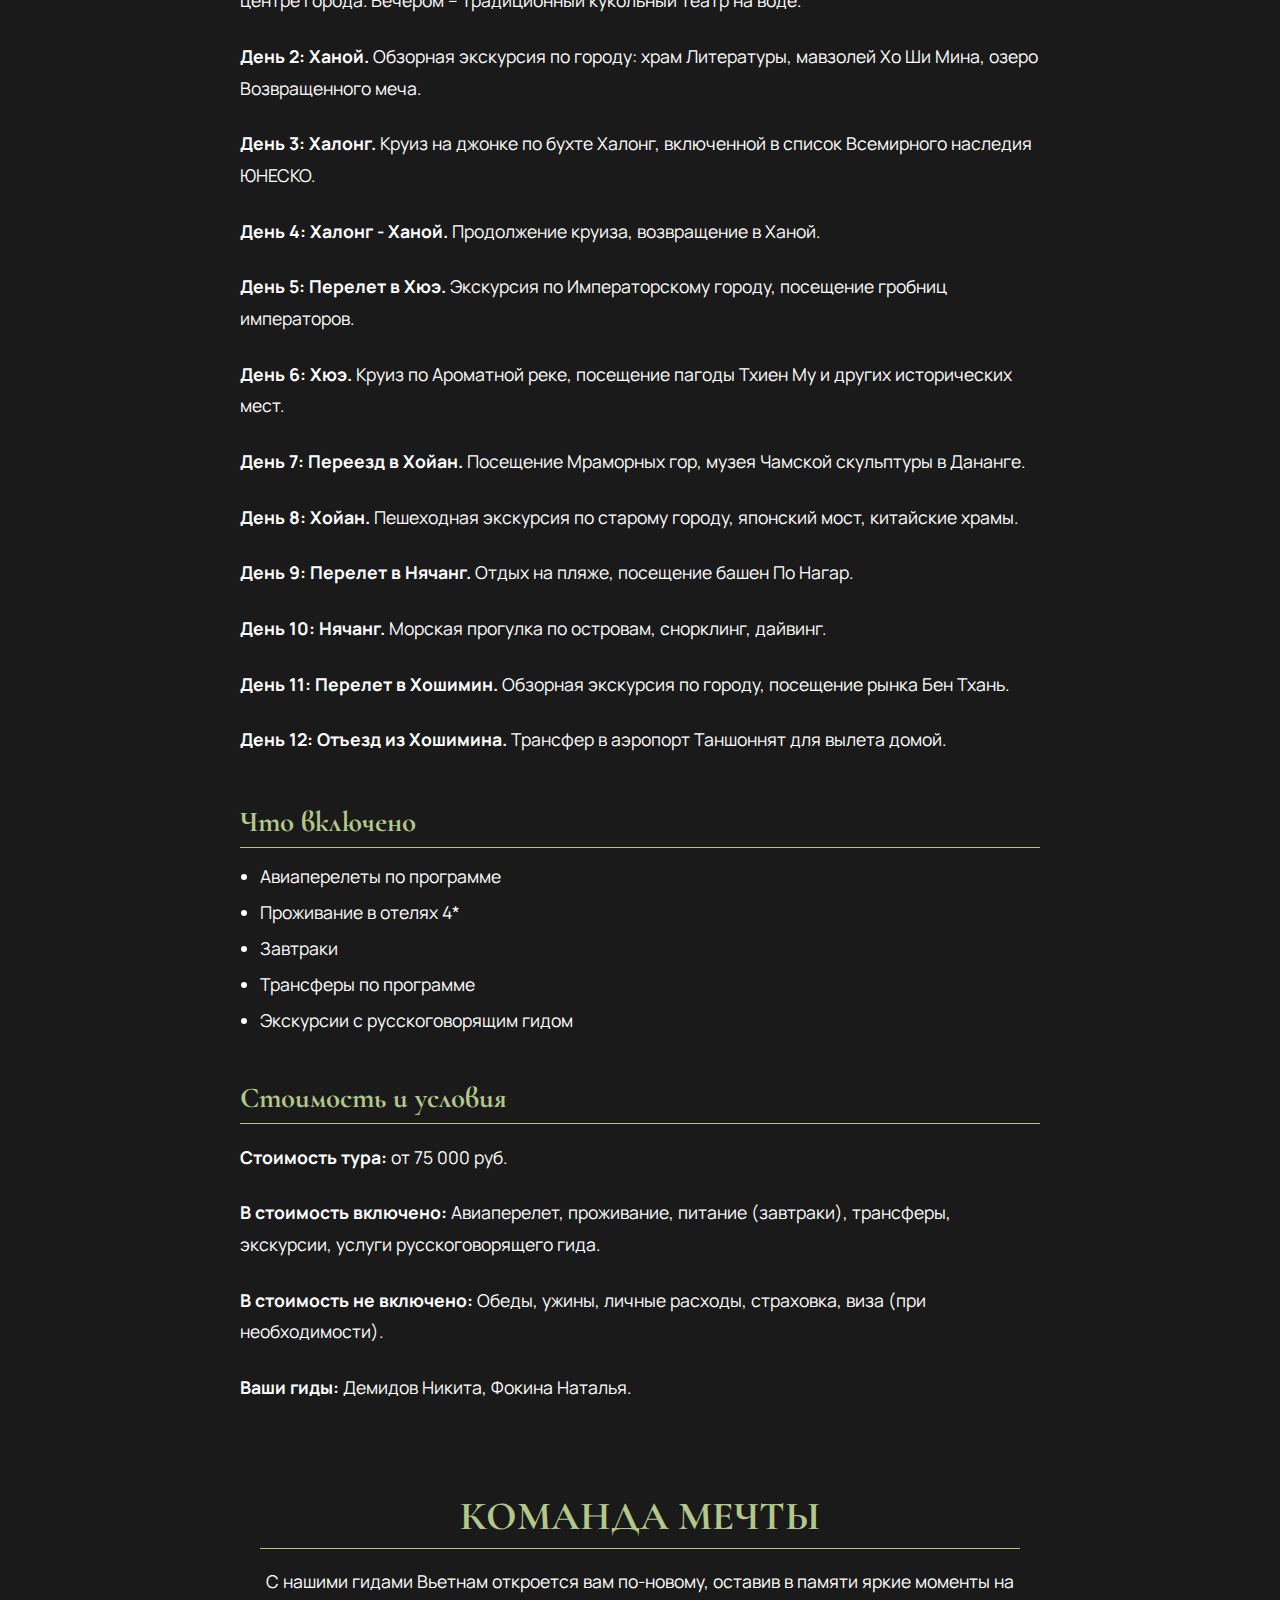
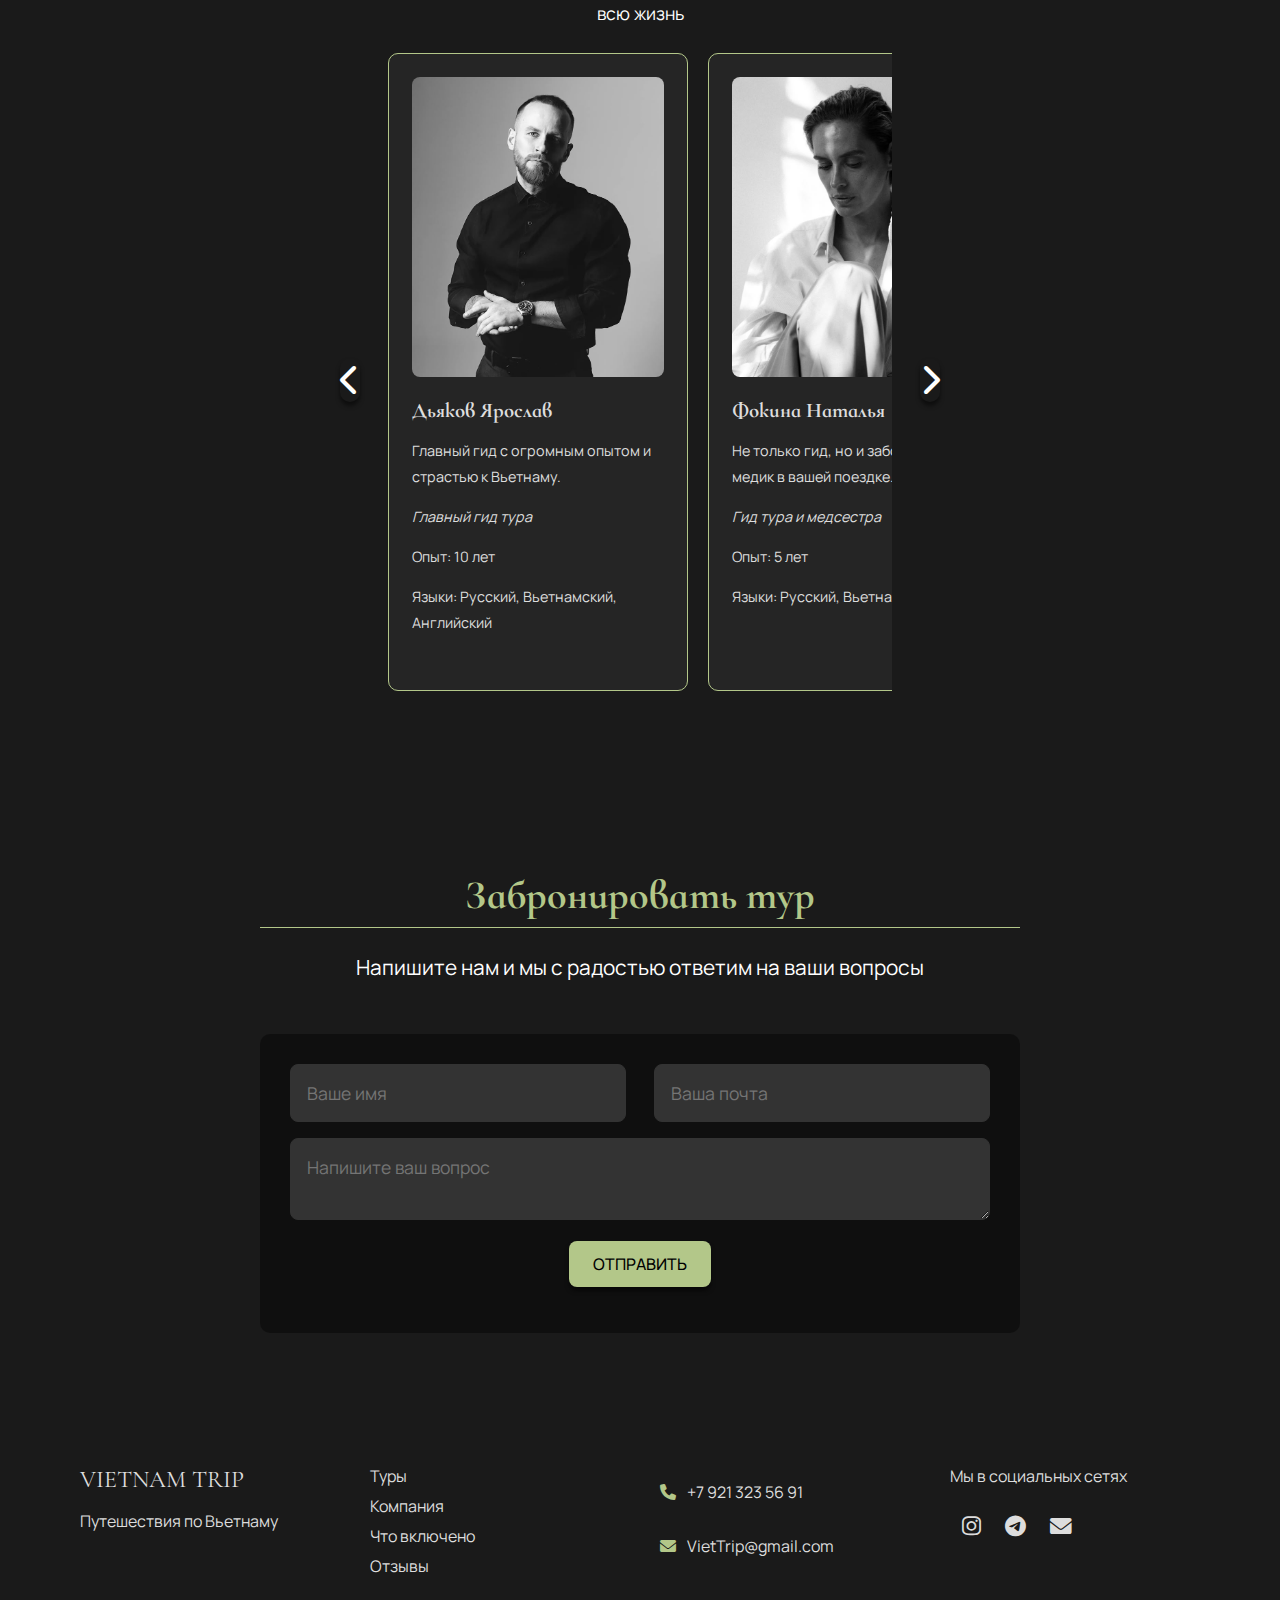
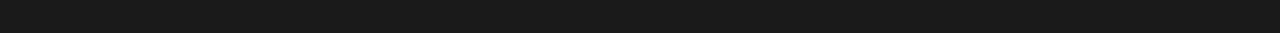
<file: tour5.html>
﻿<!DOCTYPE html>
<html lang="ru">

<head>
	<meta charset="UTF-8">
	<meta name="viewport" content="width=device-width, initial-scale=1.0">
	<title>Вся Экзотика Вьетнама - Vietnam Trip</title>
	<link rel="stylesheet" href="tour.css">
	<link rel="preconnect" href="https://fonts.googleapis.com">
	<link rel="preconnect" href="https://fonts.gstatic.com" crossorigin>
	<link href="https://fonts.googleapis.com/css2?family=Roboto:wght@300;400;700&display=swap" rel="stylesheet">
	<link href="https://fonts.googleapis.com/css2?family=Cormorant+Infant:wght@400&display=swap" rel="stylesheet">
	<link href="https://fonts.googleapis.com/css2?family=Manrope:wght@500&display=swap" rel="stylesheet">
	<link rel="stylesheet" href="https://cdnjs.cloudflare.com/ajax/libs/font-awesome/6.0.0/css/all.min.css"
		integrity="sha512-9usAa10IRO0HhonpyAIVpjrylPvoDwiPUiKdWk5t3PyolY1cOd4DSE0Ga+ri4AuTroPR5aQvXU9xC6qOPnzFeg=="
		crossorigin="anonymous" referrerpolicy="no-referrer" />
</head>

<body>
	<header>
		<div class="logo">VIETNAM TRIP</div>
		<nav>
			<div class="nav-links">
				<a href="index.html#tours">Туры</a>
				<a href="index.html#reasons">Компания</a>
				<a href="index.html#included">Что включено</a>
				<a href="index.html#comments">Отзывы</a>
			</div>
			<div class="social-icons">
				<a href="#"><i class="fab fa-instagram"></i></a>
				<a href="#"><i class="fab fa-telegram-plane"></i></a>
				<a href="#"><i class="fas fa-envelope"></i></a>
			</div>

			<div class="hamburger">
				<i class="fas fa-bars"></i>
			</div>
		</nav>

		<div class="mobile-menu">
			<div class="close-menu"><i class="fas fa-times"></i></div>
			<ul class="mobile-nav-links">
				<li><a href="#">Туры</a></li>
				<li><a href="#">Компания</a></li>
				<li><a href="#">Что включено</a></li>
				<li><a href="#">Отзывы</a></li>
			</ul>
		</div>
	</header>

	<main class="tour-details">
		<div class="container">
			<h1>Вся Экзотика Вьетнама</h1>
			<div class="tour-content">
				<div class="tour-images">
					<img src="ФотоТур4.jpg" alt="Фото Вся Экзотика Вьетнама">
            </div>

					<div class="tour-info">
						<div class="tour-section">
							<h2>Обзор</h2>
							<p class="tour-description">
								Ощутите все многообразие Вьетнама, посетив его самые экзотические уголки! Этот тур – это
								уникальное сочетание культуры, истории и природы. От шумных мегаполисов до
								умиротворяющих горных пейзажей, от древних храмов до лазурных пляжей – вас ждет
								незабываемое приключение, полное ярких впечатлений и открытий.
							</p>
						</div>

						<div class="tour-section">
							<h2>Программа тура (12 дней)</h2>
							<p><strong>День 1: Прибытие в Ханой.</strong> Встреча в аэропорту Ной Бай, трансфер и
								размещение в отеле в центре города. Вечером – традиционный кукольный театр на воде.</p>
							<p><strong>День 2: Ханой.</strong> Обзорная экскурсия по городу: храм Литературы, мавзолей
								Хо Ши Мина, озеро Возвращенного меча.</p>
							<p><strong>День 3: Халонг.</strong> Круиз на джонке по бухте Халонг, включенной в список
								Всемирного наследия ЮНЕСКО.</p>
							<p><strong>День 4: Халонг - Ханой.</strong> Продолжение круиза, возвращение в Ханой.</p>
							<p><strong>День 5: Перелет в Хюэ.</strong> Экскурсия по Императорскому городу, посещение
								гробниц императоров.</p>
							<p><strong>День 6: Хюэ.</strong> Круиз по Ароматной реке, посещение пагоды Тхиен Му и других
								исторических мест.</p>
							<p><strong>День 7: Переезд в Хойан.</strong> Посещение Мраморных гор, музея Чамской
								скульптуры в Дананге.</p>
							<p><strong>День 8: Хойан.</strong> Пешеходная экскурсия по старому городу, японский мост,
								китайские храмы.</p>
							<p><strong>День 9: Перелет в Нячанг.</strong> Отдых на пляже, посещение башен По Нагар.</p>
							<p><strong>День 10: Нячанг.</strong> Морская прогулка по островам, снорклинг, дайвинг.</p>
							<p><strong>День 11: Перелет в Хошимин.</strong> Обзорная экскурсия по городу, посещение
								рынка Бен Тхань.</p>
							<p><strong>День 12: Отъезд из Хошимина.</strong> Трансфер в аэропорт Таншоннят для вылета
								домой.</p>
						</div>

						<div class="tour-section">
							<h2>Что включено</h2>
							<ul>
								<li>Авиаперелеты по программе</li>
								<li>Проживание в отелях 4*</li>
								<li>Завтраки</li>
								<li>Трансферы по программе</li>
								<li>Экскурсии с русскоговорящим гидом</li>
							</ul>
						</div>

						<div class="tour-section">
							<h2>Стоимость и условия</h2>
							<p><strong>Стоимость тура:</strong> от 75 000 руб.</p>
							<p><strong>В стоимость включено:</strong> Авиаперелет, проживание, питание (завтраки),
								трансферы, экскурсии, услуги русскоговорящего гида.</p>
							<p><strong>В стоимость не включено:</strong> Обеды, ужины, личные расходы, страховка, виза
								(при необходимости).</p>
							<p><strong>Ваши гиды:</strong> Демидов Никита, Фокина Наталья.</p>
						</div>

<!--"Команда мечты" -->
						<section class="team">
							<div class="container">
								<h2>КОМАНДА МЕЧТЫ</h2>
								<p>С нашими гидами Вьетнам откроется вам по-новому, оставив в
									памяти яркие моменты на всю жизнь</p>

								<div class="team-carousel-wrapper">
									<button class="team-carousel-button prev"><i class="fas fa-chevron-left"></i></button>
									<div class="team-carousel">
										<div class="team-member">
											<img src="Ярослав.jpg" alt="Дьяков Ярослав">
											<div class="team-member-info">
												<h3>Дьяков Ярослав</h3>
												<p class="team-member-description">Главный гид с огромным опытом и
													страстью к Вьетнаму.</p>
												<p class="team-member-position">Главный гид тура</p>
												<p class="team-member-experience">Опыт: 10 лет</p>
												<p class="team-member-languages">Языки: Русский, Вьетнамский, Английский
												</p>
											</div>
										</div>
										<div class="team-member">
											<img src="Наталья.jpg" alt="Фокина Наталья">
											<div class="team-member-info">
												<h3>Фокина Наталья</h3>
												<p class="team-member-description">Не только гид, но и заботливый медик
													в вашей
													поездке.</p>
												<p class="team-member-position">Гид тура и медсестра</p>
												<p class="team-member-experience">Опыт: 5 лет</p>
												<p class="team-member-languages">Языки: Русский, Вьетнамский</p>
											</div>
										</div>

										<div class="team-member">
											<img src="Никита.jpg" alt="Демидов Никита">
											<div class="team-member-info">
												<h3>Демидов Никита</h3>
												<p class="team-member-description">Молодой и энергичный гид, знающий все
													секреты
													Вьетнама.</p>
												<p class="team-member-position">Гид тура</p>
												<p class="team-member-experience">Опыт: 3 года</p>
												<p class="team-member-languages">Языки: Русский, Английский</p>
											</div>
										</div>

										<div class="team-member">
											<img src="Ли.jpg" alt="Ли Лан">
											<div class="team-member-info">
												<h3>Ли Лан</h3>
												<p class="team-member-description">Местный гид, который покажет вам
													Вьетнам с
													аутентичной стороны.</p>
												<p class="team-member-position">Гид тура</p>
												<p class="team-member-experience">Опыт: 7 лет</p>
												<p class="team-member-languages">Языки: Вьетнамский, Корейский</p>
											</div>
										</div>

										<div class="team-member">
											<img src="Хунг.jpg" alt="Тран Ван Хунг">
											<div class="team-member-info">
												<h3>Тран Ван Хунг</h3>
												<p class="team-member-description">Эксперт по северному Вьетнаму,
													откроет вам его
													неизведанные уголки.</p>
												<p class="team-member-position">Гид по Северному Вьетнаму</p>
												<p class="team-member-experience">Опыт: 8 лет</p>
												<p class="team-member-languages">Языки: Вьетнамский, Английский,
													Китайский</p>
											</div>
										</div>

										<div class="team-member">
											<img src="Лан.jpg" alt="Хоанг Тхи Лан">
											<div class="team-member-info">
												<h3>Хоанг Тхи Лан</h3>
												<p class="team-member-description">Специалист по южному Вьетнаму,
													покажет вам его
													самые яркие краски.</p>
												<p class="team-member-position">Гид по Южному Вьетнаму</p>
												<p class="team-member-experience">Опыт: 6 лет</p>
												<p class="team-member-languages">Языки: Вьетнамский, Французский</p>
											</div>
										</div>

										<div class="team-member">
											<img src="Хай.jpg" alt="Фам Куанг Хай">
											<div class="team-member-info">
												<h3>Фам Куанг Хай</h3>
												<p class="team-member-description">Организатор активного отдыха, сделает
													вашу поездку
													незабываемой.</p>
												<p class="team-member-position">Специалист по активному отдыху</p>
												<p class="team-member-experience">Опыт: 4 года</p>
												<p class="team-member-languages">Языки: Вьетнамский, Русский</p>
											</div>
										</div>
									</div>
									<button class="team-carousel-button next"><i class="fas fa-chevron-right"></i></button>
								</div>
							</div>
						</section>

<!-- "СВЯЗАТЬСЯ С НАМИ" -->
						<section class="contact-page">
							<div class="container">
								<h2>Забронировать тур</h2>
								<p>Напишите нам и мы с радостью ответим на ваши вопросы</p>
								<div class="form-wrapper">
									<form id="contactForm">
										<div class="name-email-row">
											<input type="text" id="name" placeholder="Ваше имя" required>
											<input type="email" id="email" placeholder="Ваша почта" required>
                                </div>
											<textarea id="message" placeholder="Напишите ваш вопрос" required></textarea>
											<button type="submit" class="main-button">Отправить</button>
									</form>
								</div>
							</div>
						</section>
					</div>

	</main>

<!-- ПОДВАЛ САЙТА -->
	<footer>
		<div class="footer-container">
			<div class="footer-column">
				<a href="index.html" class="footer-logo">VIETNAM TRIP</a>
				<p>Путешествия по Вьетнаму</p>
			</div>
			<div class="footer-column">
				<ul>
					<li><a href="#tours">Туры</a></li>
					<li><a href="#reasons">Компания</a></li>
					<li><a href="#included">Что включено</a></li>
					<li><a href="#comments">Отзывы</a></li>
				</ul>
			</div>
			<div class="footer-column contact-info">
				<p><i class="fas fa-phone"></i> +7 921 323 56 91</p>
				<p><i class="fas fa-envelope"></i> VietTrip@gmail.com</p>
			</div>
			<div class="footer-column social-links">
				<p>Мы в социальных сетях</p>
				<div class="social-icons">
					<a href="#"><i class="fab fa-instagram"></i></a>
					<a href="#"><i class="fab fa-telegram-plane"></i></a>
					<a href="#"><i class="fas fa-envelope"></i></a>
				</div>
			</div>
		</div>
	</footer>
	<div class="back-to-top-button">
		<i class="fas fa-arrow-up"></i>
	</div>

	<script src="script.js"></script>

</body>

</html>
</file>
<file: tour.css>
body {
    font-family: Cormorant Infant, sans-serif;
    margin: 0;
    padding: 0;
    overflow-x: hidden;
    min-height: 100vh;
    background-color: #000;
    color: white;
    box-sizing: border-box;
    display: flex;
    flex-direction: column;
}

header {
    color: white;
    padding: 1rem 3rem;
    display: flex;
    justify-content: space-between;
    align-items: center;
    position: absolute;
    top: 0;
    left: 0;
    width: 100%;
    z-index: 10;
    margin-top: -2rem;
}

.logo {
    font-family: 'Cormorant Infant', sans-serif;
    font-size: 1.5em;
    font-weight: normal;
}

nav {
    display: flex;
    align-items: center;
    flex: 1;
    justify-content: space-between;
}

.nav-links {
    display: flex;
    justify-content: center;
    flex: 1;
    margin-right: 1rem;
}

nav a {
    font-family: 'Cormorant Infant', sans-serif;
    font-style: normal;
    font-weight: 400;
    font-size: 1.5em;
    text-transform: uppercase;
    text-decoration: none;
    color: white;
    margin: 3.5rem;
    transition: color 0.3s ease;
}

nav a:hover {
    color: #FFF09F;
}

.social-icons {
    display: flex;
    align-items: center;
}

.social-icons a {
    color: white;
    size: 1.35em;
    margin-left: -1rem;
}

.mobile-menu {
    display: none;
    position: fixed;
    top: 0;
    left: 0;
    width: 100%;
    height: 100%;
    background: rgba(0, 0, 0, 0.9);
    z-index: 20;
    padding: 2rem;
    flex-direction: column;
}

.mobile-nav-links {
    display: flex;
    flex-direction: column;
    align-items: flex-start;
    margin-top: 2rem;
}

.mobile-nav-links li {
    margin: 1rem 0;
}

.mobile-nav-links a {
    font-size: 2em;
    color: white;
    text-decoration: none;
    transition: color 0.3s ease;
}

.mobile-nav-links a:hover {
    color: #FFF09F;
}

button {
    background-color: #B3C789;
    color: black;
    padding: 1rem 2rem;
    border: none;
    border-radius: 12px;
    font-size: 1.25em;
    font-family: 'Manrope', sans-serif;
    font-weight: 500;
    text-transform: uppercase;
    cursor: pointer;
    box-shadow: 0px 4px 4px rgba(0, 0, 0, 0.5);
    transition: background-color 0.3s ease, color 0.3s ease;
}

button:hover {
    background-color: #8A9F5D;
    color: white;
}

.hamburger {
    display: none;
}

@media (max-width: 768px) {
    .nav-links {
        display: none;
    }
    .hamburger  {
        display: block;
        margin-top: 6rem;
        margin-left: -10rem;
    }
    .mobile-menu {
        display: none; 
    }

    header {
        flex-direction: row;

    }

    main h1 {
        font-size: 4em; 
        margin-bottom: 3rem; 
    }

    main p {
        font-size: 1em; 
        margin-top: -3rem; 
        margin-bottom: 2rem;
    }

    button {
        padding: 0.9rem 0.9rem; 
        font-size: 1em;
    }
    .social-icons {
       display: none;
    }
    .logo{
      margin-top: 1.3em;
    }
}

@media (max-width: 480px) {
    main h1 {
        font-size: 3em; 
    }

    .mobile-nav-links a {
        font-size: 1.5em; 
    }
}

@media (max-width: 480px) {
    main h1 {
        font-size: 3em; 
    }

    .mobile-nav-links a {
        font-size: 1.5em; 
    }
}

.tour-details {
    padding: 2rem 0;
    background-color: #1A1A1A;
    color: white;
}

.tour-details .container {
    max-width: 1200px;
    margin: 0 auto;
    padding: 0 20px;
    box-sizing: border-box;
}

.tour-details h1 {
    margin: 80px 0 0 0;
    font-size: 2.5rem;
    margin-bottom: 1.5rem;
    font-family: 'Cormorant Infant', serif;
    text-align: center;
}

.tour-content {
    display: flex;
    flex-direction: column;
    align-items: center;
}

.tour-images {
    width: 100%;
    max-width: 800px;
    margin-bottom: 1.5rem;
}

.tour-images img {
    width: 100%;
    height: auto;
    border-radius: 8px;
    display: block;
}

.tour-info {
    text-align: left;
    width: 100%;
    max-width: 800px;
}

.tour-info h2 {
    font-size: 1.8rem;
    margin-top: 3rem;
    margin-bottom: 1rem;
    font-family: 'Cormorant Infant', serif;
    color: #B3C789;
    border-bottom: 1px solid #B3C789;
    padding-bottom: 0.5rem;
}

.tour-info p {
    font-size: 1.1rem;
    line-height: 1.8;
    margin-bottom: 1.5rem;
    font-family: 'Manrope', sans-serif;
}

.tour-info strong {
    font-weight: bold;
}

.tour-info .tour-description {
    margin-bottom: 2rem;
    font-size: 1.1rem;
}

.tour-duration,
.tour-price,
.tour-guides {
    display: block;
    margin-bottom: 0.75rem;
    font-size: 1.05rem;
    font-family: 'Manrope', sans-serif;
}

.tour-info ul {
    list-style: disc;
    padding-left: 20px;
    margin-bottom: 1.5rem;
}

.tour-info li {
    margin-bottom: 0.75rem;
    font-size: 1.1rem;
    font-family: 'Manrope', sans-serif;
}

.tour-section {
    margin-bottom: 1rem;
}

@media (max-width: 768px) {
    .tour-details h1 {
        font-size: 2rem;
    }

    .tour-section p{
      margin-top: 1em;
      text-align: justify;
    }

    .tour-section li{
      text-align: left;
    }

    .tour-description{
      margin-top: 1em;
      text-align: justify;
    }

    .tour-content {
        flex-direction: column;
        align-items: center;
    }

    .tour-images {
        max-width: 100%;
        margin-bottom: 1rem;
    }

    .tour-info {
        text-align: center;
    }

    .tour-info h2 {
        font-size: 1.6rem;
    }
}

@media (max-width: 480px) {

    .tour-details h1 {
        font-size: 1.8rem;
    }

    .tour-info p {
        font-size: 1rem;
    }

    .tour-info h2 {
        font-size: 1.4rem;
    }
}

.team {
    background-color: #1A1A1A;
    padding: 4rem 0;
    text-align: center;
}

.team .container {
    max-width: 1200px;
    margin: 0 auto;
    padding: 0 20px;
    box-sizing: border-box;
}

.team h2 {
    font-size: 2.5rem;
    margin-bottom: 1rem;
    font-family: 'Cormorant Infant', serif;
    color: #B3C789;
    margin: 0 auto;
}

.team .team-description {
    font-size: 1.2rem;
    color: #ddd;
    margin-bottom: 3rem;
    margin-top: 2.5rem;
    font-family: 'Manrope', sans-serif;
}

.team .team-carousel-wrapper {
    position: relative;
    display: flex;
    align-items: center;
    justify-content: center;
    padding: 0 5rem;

}

.team .team-carousel {
    display: flex;
    overflow-x: auto;
    scroll-behavior: smooth;
    -webkit-overflow-scrolling: touch;
    padding-bottom: 1rem;
    margin: 0 -20px;
    box-sizing: border-box;
    scroll-snap-type: x mandatory;
}

.team .team-member {
    flex: 1 0 300px;
    background-color: #252525;
    border-radius: 10px;
    padding: 1.5rem;
    text-align: center;
    transition: transform 0.3s ease;
    box-sizing: border-box;
    position: relative;
    margin-right: 20px;
    scroll-snap-align: start;
}

.team .team-member::before {
    content: '';
    position: absolute;
    top: 0;
    left: 0;
    width: 100%;
    height: 100%;
    border: 1px solid #B3C789;
    border-radius: 10px;
    box-sizing: border-box;
    pointer-events: none;
}

.team .team-member:hover {
    transform: translateY(-5px);
}

.team .team-member img {
    width: 100%;
    height: 300px;
    object-fit: cover;
    margin-bottom: 1rem;
    border-radius: 8px;
    display: block;
    transition: transform 0.5s ease-in-out;
}

.team .team-member img:hover {
    transform: scale(1.1);
}

.team .team-member-info {
    text-align: left;
}

.team .team-member h3 {
    font-size: 1.3rem;
    margin-bottom: 0.3rem;
    font-family: 'Cormorant Infant', serif;
    color: #ddd;
}

.team .team-member p {
    font-size: 0.9rem;
    color: #ddd;
    font-family: 'Manrope', sans-serif;
    margin-bottom: 0.3rem;
}

.team .team-member-description {
    font-size: 1rem;
    margin-bottom: 1rem;
}

.team .team-member-position {
    font-style: italic;
}

.team .team-carousel::-webkit-scrollbar {
    display: none;
}

.team-carousel-button,
.team .team-carousel-button {
    background: none;
    border: none;
    color: white;
    font-size: 2rem;
    cursor: pointer;
    transition: color 0.3s ease;
    position: static;
    transform: none;
    padding: 0;
}

.team-carousel-button:hover,
.team .team-carousel-button:hover {
    color: rgba(255, 255, 255, 0.7);
}

.team-carousel-button.prev,
.team .team-carousel-button.prev {
    margin-right: 3rem;
}

.team-carousel-button.next,
.team .team-carousel-button.next {
    margin-left: 3rem;
}

@media (max-width: 768px) {
  
    .team h2{
      font-size: 2.2rem;
    }
    .team p {
      font-size: 1rem;
      margin-top: 2rem;
      margin-bottom: 2rem;
    }
    .team .team-member {
        flex: 1 0 200px; 
        padding: 1rem; 
        
    }
    .team .team-carousel-wrapper {
        padding: 0 10px; 
    }

    .team .team-member h3 {
        font-size: 1rem; 
        line-height: 1.2; 
        margin-bottom: 0.25rem; 
    }

    .team .team-member p {
        font-size: 0.8rem; 
        line-height: 1.4;
        margin-top: 0.8rem;
    }

    .team .team-member-description {
        word-break: break-word; 
    }
}

.included-section {
    background-color: #1A1A1A;
    padding: 4rem 0;
    text-align: center;
}

.included-container {
    max-width: 1200px;
    margin: 0 auto;
    padding: 0 20px;
    box-sizing: border-box;
}

.included-columns {
    display: flex;
    flex-wrap: wrap;
    justify-content: center;
    gap: 20px;
    margin-top: 80px;
}

.included-item {
    width: 300px;
    background-color: #252525;
    border-radius: 10px;
    padding: 20px;
    box-sizing: border-box;
    text-align: center;
}

.included-item img {
    width: 100%;
    height: 200px;
    object-fit: cover;
    border-radius: 8px;
    margin-bottom: 10px;
}

.included-item h3 {
    font-size: 1rem;
    font-family: 'Cormorant Infant', serif;
    color: #B3C789;
    margin-bottom: 25px;

}

.included-item p {
    font-size: 1rem;
    font-family: 'Manrope', sans-serif;
    color: #ddd;
    text-align:  justify;
    margin-top: 0;
}

.contact-page {
    height: auto; 
    min-height: 30vh; 
    background-image: none; 
    background-color: #1A1A1A; 
    text-align: center;
    padding: 2rem 0;
    color: white;
}

.contact-page .container {
    max-width: 800px;
    margin: 0 auto;
    padding: 20px;
    border-radius: 10px;
    box-sizing: border-box;
}

.contact-page h2 {
    font-size: 2.5rem;
    margin-bottom: 1rem;
    font-family: 'Cormorant Infant';
}

.contact-page p {
    font-size: 1.3rem;
    margin-bottom: 2rem; 
    font-family: 'Manrope', sans-serif;
}

.contact-page .form-wrapper {
    background-color: rgba(0, 0, 0, 0.4);
    padding: 30px;
    border-radius: 10px;
    margin-top: 3rem;
}

.contact-page .name-email-row {
    display: flex;
    justify-content: space-between;
    margin-bottom: 1rem;
}

.contact-page input[type="text"],
.contact-page input[type="email"],
.contact-page textarea {
    width: 100%;
    padding: 1rem;
    border: 1px solid #333;
    border-radius: 8px;
    background-color: #333;
    color: #fff;
    font-family: 'Manrope', sans-serif;
    font-size: 1.1rem;
    box-sizing: border-box;
}

.contact-page input[type="text"],
.contact-page input[type="email"] {
    width: 48%;
}

.contact-page button {
    background-color: #B3C789;
    color: black;
    padding: 0.75rem 1.5rem;
    border: none;
    border-radius: 8px;
    box-shadow: 0px 4px 4px rgba(0, 0, 0, 0.5);
    cursor: pointer;
    font-family: 'Manrope', sans-serif;
    font-size: 1rem;
    transition: background-color 0.3s ease;
    display: block;
    margin: 1rem auto;
}

.contact-page button:hover {
    background-color: #8A9F5D;
    color: white;
}

@media (max-width: 768px) {
    .contact-page {
        padding: 1rem 0;
        min-height: auto;
    }
    .contact-page h2{
        font-size: 2.3rem;
    }
    .contact-page p {
        font-size: 1.1rem; 
        margin-top: 2rem; 
        margin-bottom: 1rem;
    }
    .contact-page .name-email-row {
        flex-direction: column;
    }

    .contact-page input[type="text"],
    .contact-page input[type="email"] {
        width: 100%;
        margin-bottom: 0.5rem;
    }
}

footer {
    background-color: #1A1A1A;
    color: #ddd;
    padding: 2rem 0;
    font-family: 'Manrope', sans-serif;
    font-size: 1rem;
}

.footer-container {
    max-width: 1200px;
    margin: 0 auto;
    padding: 0 20px;
    box-sizing: border-box;
    display: flex;
    flex-wrap: wrap;
    justify-content: space-around; 
    align-items: space-evenly; 
}

.footer-column {
    flex: 1 1 250px;
    box-sizing: border-box;
    text-align: left;
    padding: 0 20px;
    display: flex;
    flex-direction: column; 
    align-items: flex-start; 
}

.footer-logo {
    font-family: 'Cormorant Infant', serif;
    font-size: 1.5em;
    color: #ddd;
    text-decoration: none;
    display: block; 
    margin-bottom: 0rem;
    margin-top: 1rem;
}

.footer-column ul {
    list-style: none;
    padding: 0;
}

.footer-column ul li {
    margin-bottom: 0.5rem;
}

.footer-column ul li a {
    color: #ddd;
    text-decoration: none;
    transition: color 0.3s ease;
}

.footer-column ul li a:hover {
    color: #B3C789; 
}

.footer-column.contact-info {
    margin-top: 1rem; 
}

.footer-column.contact-info i {
    margin-right: 0.5rem;
    color: #B3C789;
}

.footer-column.social-links p {
    margin-bottom: 1rem;
    text-align: center;
}

.footer-column.social-links .social-icons {
    display: flex;
    flex-direction: row;
    justify-content: center;
    align-items: center;
    margin-top: 0.5rem;
}

.footer-column.social-links .social-icons a {
    color: #ddd;
    font-size: 1.35em;
    margin: 0 0.75rem;
    text-decoration: none;
}

.footer-column.social-links .social-icons a:hover {
    color: #B3C789;
}


.back-to-top-button {
    position: fixed; 
    bottom: 20px;
    right: 20px; 
    background-color: rgba(0, 0, 0, 0.5); 
    color: white; 
    width: 40px;
    height: 40px;
    border-radius: 50%; 
    display: flex;
    justify-content: center;
    align-items: center;
    cursor: pointer;
    z-index: 1000; 
    transition: background-color 0.3s ease; 
}

.back-to-top-button:hover {
    background-color: rgba(0, 0, 0, 0.7); 
}

.back-to-top-button i {
    font-size: 1.5em;
}
@media (max-width: 768px) {
    .footer-container {
        flex-direction: column;
        align-items: center;
    }

    .footer-column {
        text-align: center;
        align-items: center;
        padding: 0;
        margin-bottom: -7rem;
    }

    .footer-logo {
        font-size: 2em;
    }

    .footer-column.social-links .social-icons {
        margin-top: 1rem;
    }
}
</file>
